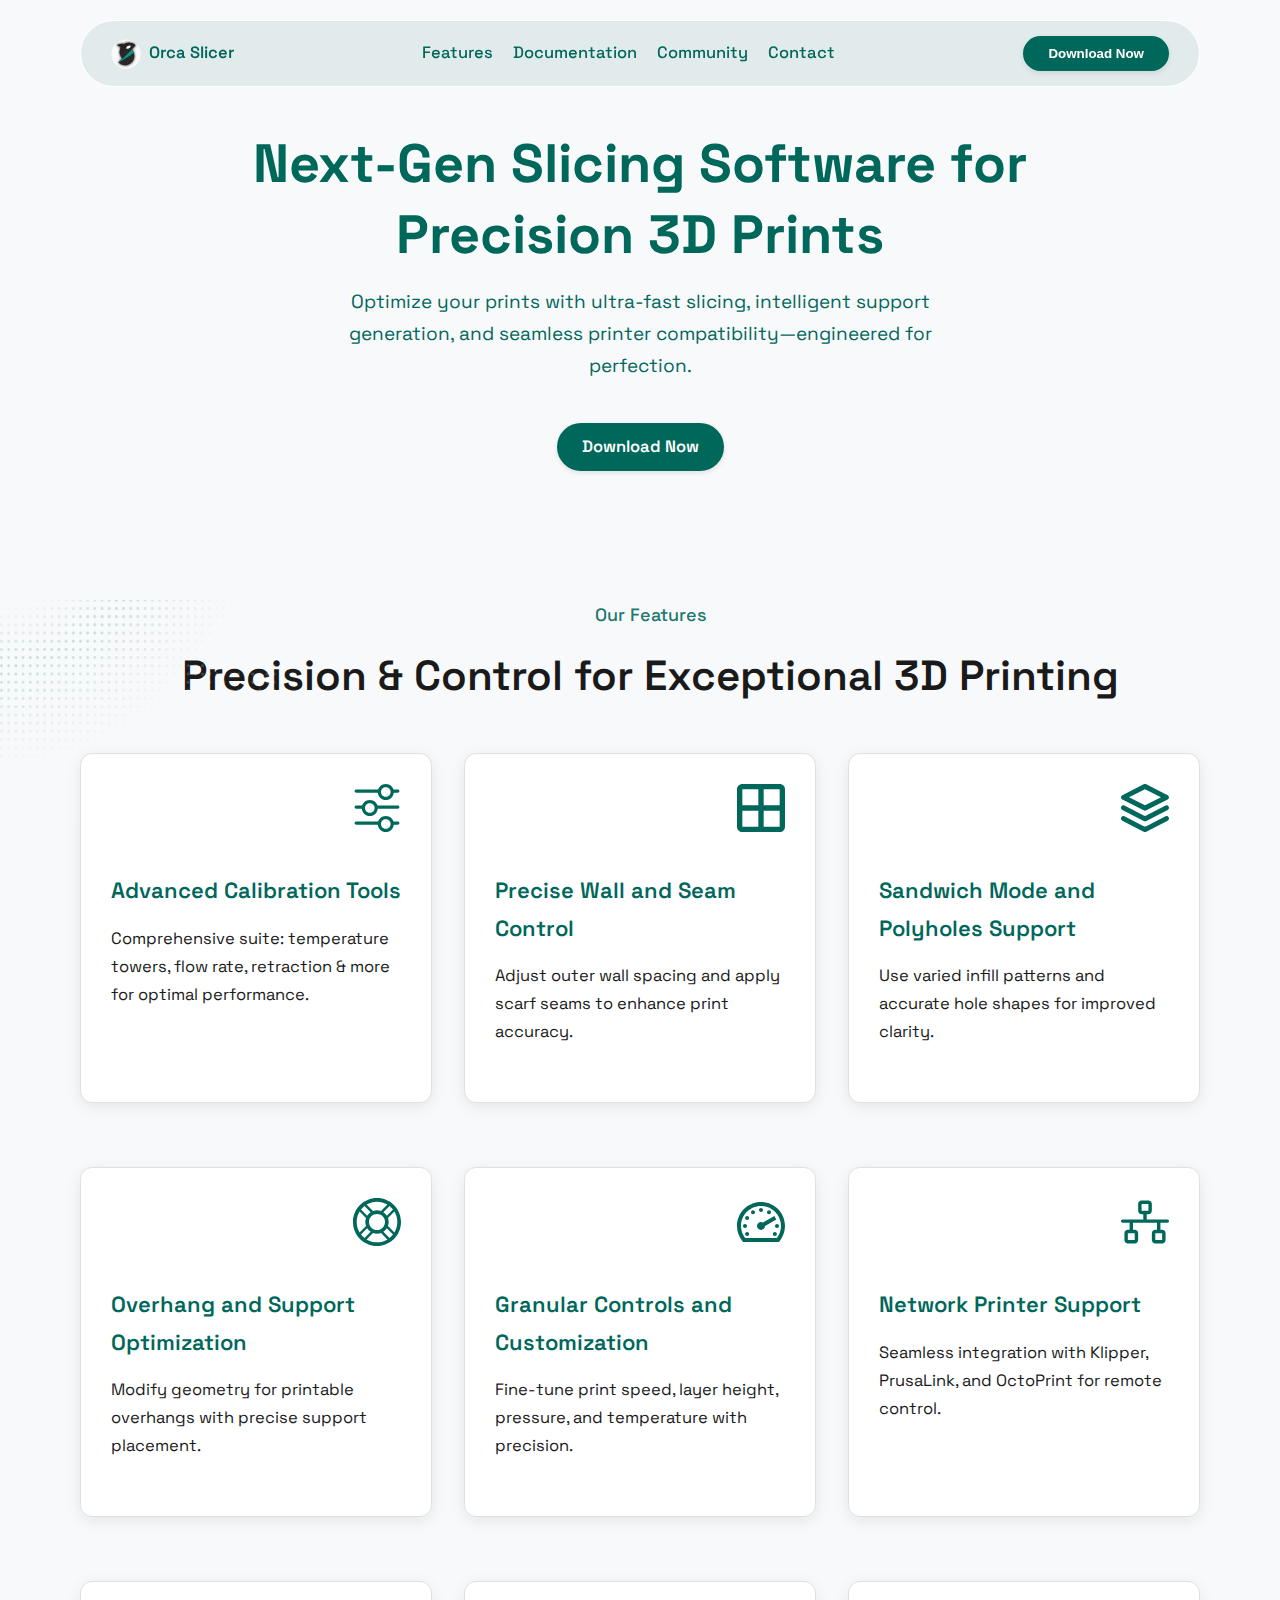
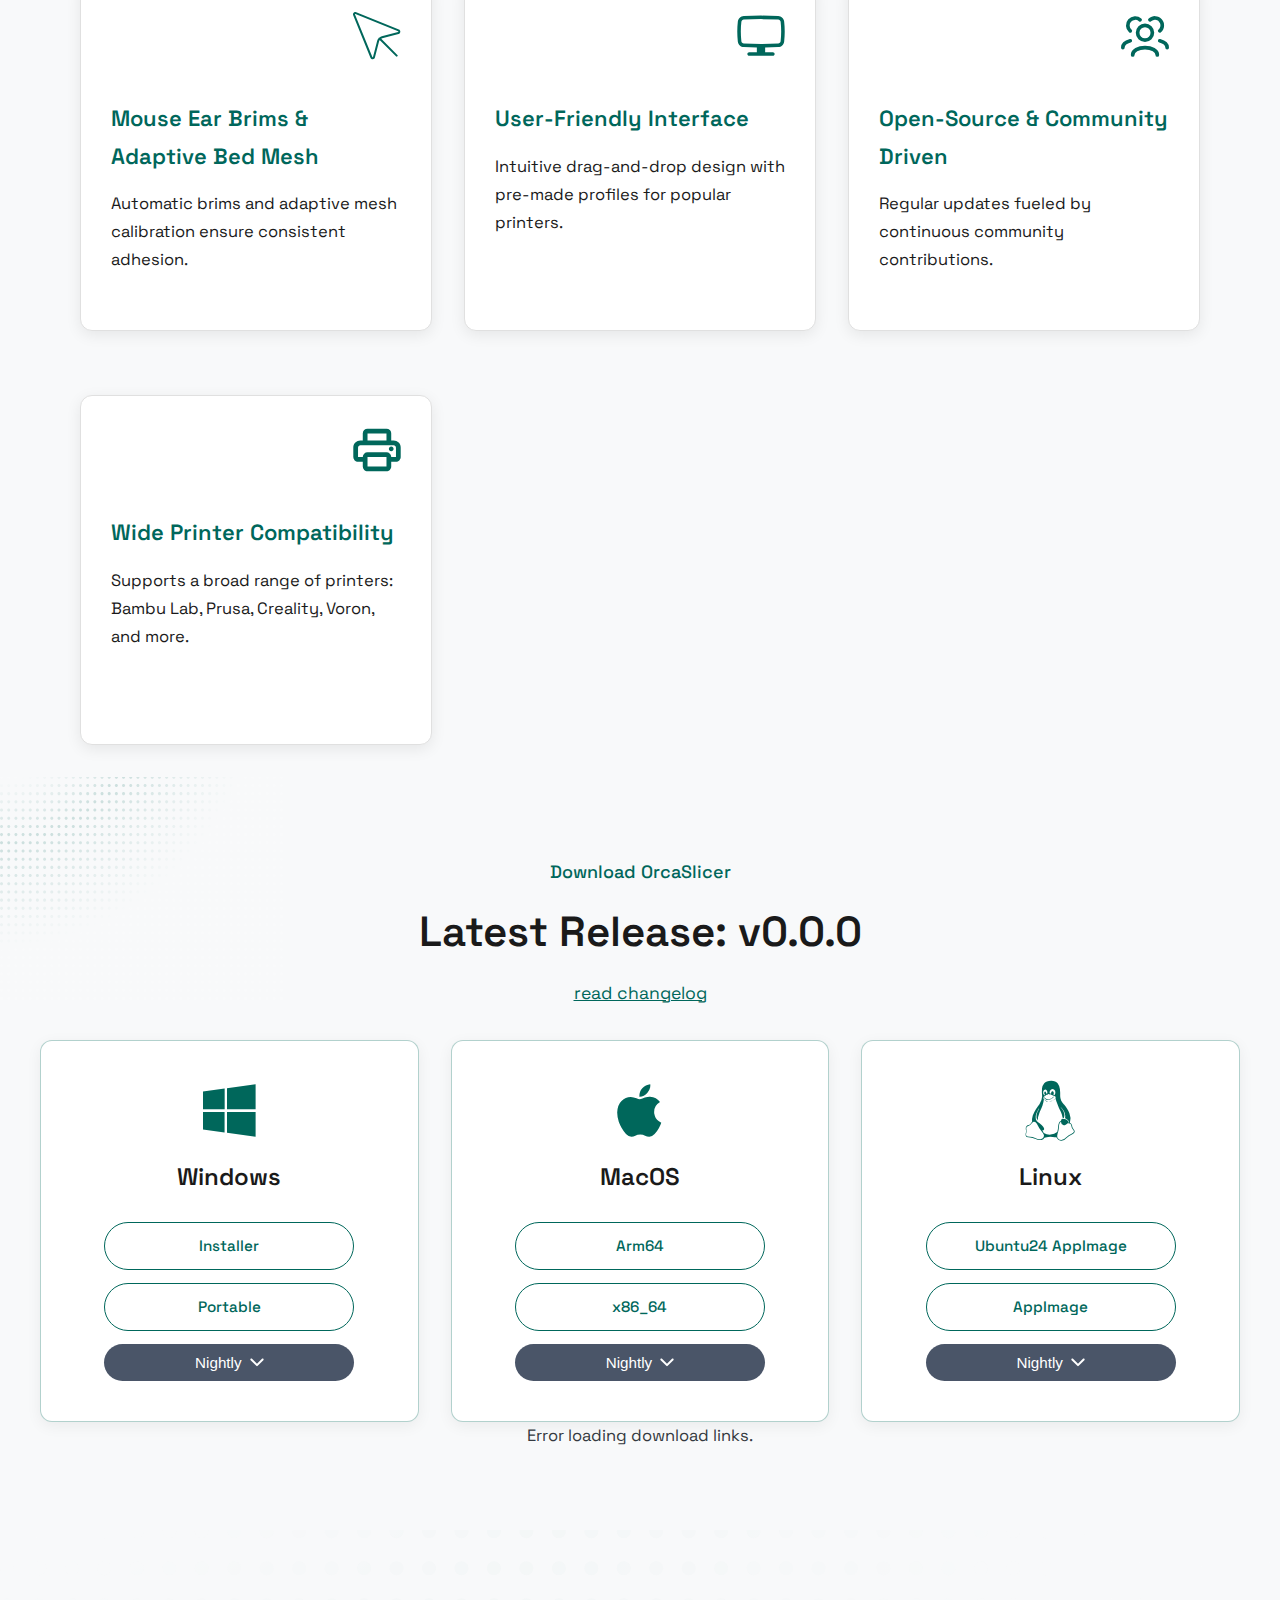
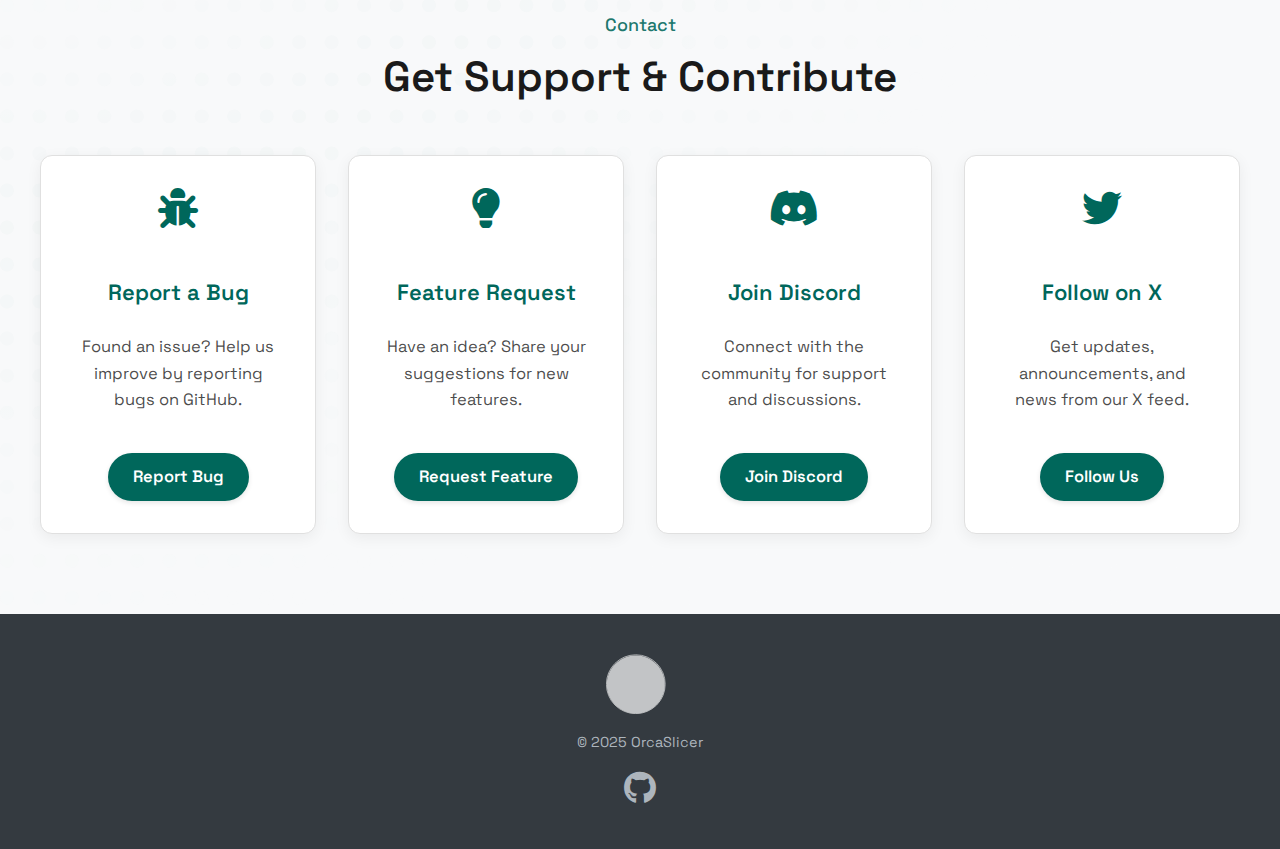
<file: index.html>
<!DOCTYPE html>
<html lang="en">
  <head>
    <meta charset="UTF-8" />
    <meta name="viewport" content="width=device-width, initial-scale=1.0" />
    <title>OrcaSlicer - Powerful 3D Printing Slicer</title>

    <!-- Meta Descriptions (Critical for SEO) -->
    <meta
      name="description"
      content="Next-gen slicing software for precision 3D prints"
    />

    <!-- Keywords (Optional but can help slightly for specific niche SEO) -->
    <meta
      name="keywords"
      content="orcaslicer, 3D printing slicer, High-accuracy slicing, Best 3D printing slicer, Open-source slicer, Precision 3D printing, Next-gen slicing software"
    />

    <!-- Author -->
    <meta name="OrcaSlicer" content="OrcaSlicer" />

    <!-- Open Graph Meta Tags (For Social Sharing) -->
    <meta
      property="og:title"
      content="OrcaSlicer|Powerful 3D Printing Slicer"
    />
    <meta
      property="og:description"
      content="Next-gen slicing software for precision 3D prints"
    />
    <meta property="og:image" content="images/OrcaSlicer_gradient_circle.svg" />
    <meta property="og:url" content="https://www.orcaslicer.com/" />
    <meta property="og:type" content="website" />

    <!-- Twitter Card Meta Tags -->
    <meta name="twitter:card" content="summary_large_image" />
    <meta
      name="twitter:title"
      content="OrcaSlicer|Powerful 3D Printing Slicer"
    />
    <meta
      name="twitter:description"
      content="Next-gen slicing software for precision 3D prints"
    />
    <meta
      name="twitter:image"
      content="images/OrcaSlicer_gradient_circle.svg"
    />

    <!-- Canonical URL -->
    <link rel="canonical" href="https://www.orcaslicer.com/" />

    <!-- Favicons -->
    <link
      rel="apple-touch-icon"
      sizes="180x180"
      href="images/favicon/apple-touch-icon.png"
    />
    <link
      rel="icon"
      type="image/png"
      sizes="32x32"
      href="images/favicon/favicon-32x32.png"
    />
    <link
      rel="icon"
      type="image/png"
      sizes="16x16"
      href="images/favicon/favicon-16x16.png"
    />
    <link rel="manifest" href="images/favicon/site.webmanifest" />
    <link
      rel="stylesheet"
      href="https://cdnjs.cloudflare.com/ajax/libs/font-awesome/6.0.0/css/all.min.css"
    />
    <link rel="stylesheet" href="style.css" />
    <link rel="preconnect" href="https://fonts.googleapis.com" />
    <link rel="preconnect" href="https://fonts.gstatic.com" crossorigin />
    <link
      href="https://fonts.googleapis.com/css2?family=Space+Grotesk:wght@300..700&display=swap"
      rel="stylesheet"
    />
  </head>
  <body>
    <div class="hero_container">
      <!-- Destop Menu -->
      <div class="navbar_container">
        <nav class="navbar">
          <div class="navbar_content">
            <div class="navbar_brand">
              <a href="/">
                <img
                  src="images/OrcaSlicer_gradient_circle.svg"
                  alt="OrcaSlicer logo"
                  style="
                    height: 30px;
                    vertical-align: middle;
                    margin-right: 0.5rem;
                  "
                />
                <span> Orca Slicer </span>
              </a>
            </div>

            <div class="navbar_links">
              <a href="#features">Features</a>
              <a
                href="https://github.com/SoftFever/OrcaSlicer/wiki"
                target="_blank"
                >Documentation</a
              >
              <a href="https://discord.gg/orcaslicer" target="_blank"
                >Community</a
              >
              <a href="#contact"> Contact </a>
            </div>

            <!-- Download Button (Desktop) -->
            <a href="#download">
              <button class="download-btn">Download Now</button>
            </a>

            <!-- Mobile Menu Button -->
            <button class="menu-btn" aria-label="Open menu">
              <svg
                width="16"
                height="11"
                viewBox="0 0 16 11"
                fill="none"
                xmlns="http://www.w3.org/2000/svg"
              >
                <path
                  d="M1.33334 10.5C1.09723 10.5 0.899447 10.42 0.740003 10.26C0.580559 10.1 0.500558 9.90222 0.500003 9.66667C0.499447 9.43111 0.579447 9.23333 0.740003 9.07333C0.900559 8.91333 1.09834 8.83333 1.33334 8.83333H14.6667C14.9028 8.83333 15.1008 8.91333 15.2608 9.07333C15.4208 9.23333 15.5006 9.43111 15.5 9.66667C15.4994 9.90222 15.4194 10.1003 15.26 10.2608C15.1006 10.4214 14.9028 10.5011 14.6667 10.5H1.33334ZM1.33334 6.33333C1.09723 6.33333 0.899447 6.25333 0.740003 6.09333C0.580559 5.93333 0.500558 5.73556 0.500003 5.5C0.499447 5.26444 0.579447 5.06667 0.740003 4.90667C0.900559 4.74667 1.09834 4.66667 1.33334 4.66667H14.6667C14.9028 4.66667 15.1008 4.74667 15.2608 4.90667C15.4208 5.06667 15.5006 5.26444 15.5 5.5C15.4994 5.73556 15.4194 5.93361 15.26 6.09417C15.1006 6.25472 14.9028 6.33444 14.6667 6.33333H1.33334ZM1.33334 2.16667C1.09723 2.16667 0.899447 2.08667 0.740003 1.92667C0.580559 1.76667 0.500558 1.56889 0.500003 1.33333C0.499447 1.09778 0.579447 0.9 0.740003 0.74C0.900559 0.58 1.09834 0.5 1.33334 0.5H14.6667C14.9028 0.5 15.1008 0.58 15.2608 0.74C15.4208 0.9 15.5006 1.09778 15.5 1.33333C15.4994 1.56889 15.4194 1.76694 15.26 1.9275C15.1006 2.08806 14.9028 2.16778 14.6667 2.16667H1.33334Z"
                  fill="#00675b"
                />
              </svg>
            </button>
          </div>
        </nav>
      </div>
      <!-- Mobile Menu -->
      <div class="mobile-menu">
        <button class="close-btn" aria-label="Close menu">
          <svg
            width="24"
            height="24"
            viewBox="0 0 24 24"
            fill="none"
            xmlns="http://www.w3.org/2000/svg"
          >
            <path
              d="M18 6L6 18"
              stroke="currentColor"
              stroke-width="2"
              stroke-linecap="round"
              stroke-linejoin="round"
            />
            <path
              d="M6 6L18 18"
              stroke="currentColor"
              stroke-width="2"
              stroke-linecap="round"
              stroke-linejoin="round"
            />
          </svg>
        </button>
        <a href="#features" class="nav-link">Features</a>
        <a
          href="https://github.com/SoftFever/OrcaSlicer/wiki"
          target="_blank"
          class="nav-link"
          >Documentation</a
        >
        <a href="https://discord.gg/orcaslicer" target="_blank" class="nav-link"
          >Community</a
        >
        <a href="#contact" class="nav-link"> Contact </a>
        <a href="#download">
          <button class="download-btn">Download Now</button>
        </a>
      </div>

      <!-- Hero Text Section -->
      <div class="hero_texts">
        <h2>Next-Gen Slicing Software for Precision 3D Prints</h2>
        <p>
          Optimize your prints with ultra-fast slicing, intelligent support
          generation, and seamless printer compatibility—engineered for
          perfection.
        </p>
        <a href="#download" class="download-btn"> Download Now </a>
      </div>

    </div>
    <section class="features" id="features">
      <img src="/images/abstract_top.svg" class="feature_abstract" />
      <div class="feature_header">
        <p>Our Features</p>
        <h5>Precision & Control for Exceptional 3D Printing</h5>
      </div>
      <div class="feature_cards">
        <div class="feature_card">
          <img src="/images/icons/1.svg" class="icon" />
          <h3>Advanced Calibration Tools</h3>
          <p>
            Comprehensive suite: temperature towers, flow rate, retraction &
            more for optimal performance.
          </p>
        </div>
        <div class="feature_card">
          <img src="/images/icons/2.svg" class="icon" />
          <h3>Precise Wall and Seam Control</h3>
          <p>
            Adjust outer wall spacing and apply scarf seams to enhance print
            accuracy.
          </p>
        </div>
        <div class="feature_card">
          <img src="/images/icons/3.svg" class="icon" />
          <h3>Sandwich Mode and Polyholes Support</h3>
          <p>
            Use varied infill patterns and accurate hole shapes for improved
            clarity.
          </p>
        </div>
        <div class="feature_card">
          <img src="/images/icons/4.svg" class="icon" />
          <h3>Overhang and Support Optimization</h3>
          <p>
            Modify geometry for printable overhangs with precise support
            placement.
          </p>
        </div>
        <div class="feature_card">
          <img src="/images/icons/5.svg" class="icon" />
          <h3>Granular Controls and Customization</h3>
          <p>
            Fine-tune print speed, layer height, pressure, and temperature with
            precision.
          </p>
        </div>
        <div class="feature_card">
          <img src="/images/icons/6.svg" class="icon" />
          <h3>Network Printer Support</h3>
          <p>
            Seamless integration with Klipper, PrusaLink, and OctoPrint for
            remote control.
          </p>
        </div>
        <div class="feature_card">
          <img src="/images/icons/7.svg" class="icon" />
          <h3>Mouse Ear Brims & Adaptive Bed Mesh</h3>
          <p>
            Automatic brims and adaptive mesh calibration ensure consistent
            adhesion.
          </p>
        </div>
        <div class="feature_card">
          <img src="/images/icons/8.svg" class="icon" />
          <h3>User-Friendly Interface</h3>
          <p>
            Intuitive drag-and-drop design with pre-made profiles for popular
            printers.
          </p>
        </div>
        <div class="feature_card">
          <img src="/images/icons/9.svg" class="icon" />
          <h3>Open-Source & Community Driven</h3>
          <p>Regular updates fueled by continuous community contributions.</p>
        </div>
        <div class="feature_card">
          <img src="/images/icons/10.svg" class="icon" />
          <h3>Wide Printer Compatibility</h3>
          <p>
            Supports a broad range of printers: Bambu Lab, Prusa, Creality,
            Voron, and more.
          </p>
        </div>
      </div>
    </section>
    <section class="download-section" id="download">
      <img src="/images/abstract_top.svg" class="download_abstract" />
      <div class="download_header">
        <h2>Download OrcaSlicer</h2>
        <div class="version-info">
          <p>Latest Release: <span class="version-number">v0.0.0</span></p>
          <a
            href="https://github.com/SoftFever/OrcaSlicer/releases"
            target="_blank"
            class="changelog-link"
            >read changelog</a
          >
        </div>
        <div class="platform-cards">
          <div class="platform-card" id="windowsDownloads">
            <div class="platform-icon">
              <i class="fab fa-windows fa-3x"></i>
              <h3>Windows</h3>
            </div>
            <div class="download-buttons">
              <a href="#" class="download-option">Installer</a>
              <a href="#" class="download-option">Portable</a>
              <div class="nightly-dropdown">
                <button class="nightly-toggle">
                  Nightly
                  <svg
                    width="14"
                    height="9"
                    viewBox="0 0 14 9"
                    fill="none"
                    xmlns="http://www.w3.org/2000/svg"
                  >
                    <path
                      d="M0.636048 0.793031C0.823576 0.60556 1.07788 0.500244 1.34305 0.500244C1.60821 0.500244 1.86252 0.60556 2.05005 0.793031L7.00005 5.74303L11.95 0.793031C12.1387 0.610873 12.3913 0.510078 12.6535 0.512356C12.9156 0.514635 13.1665 0.619804 13.3519 0.805212C13.5373 0.99062 13.6424 1.24143 13.6447 1.50363C13.647 1.76583 13.5462 2.01843 13.364 2.20703L7.70705 7.86403C7.51952 8.0515 7.26521 8.15682 7.00005 8.15682C6.73488 8.15682 6.48058 8.0515 6.29305 7.86403L0.636048 2.20703C0.448577 2.0195 0.343262 1.76519 0.343262 1.50003C0.343262 1.23487 0.448577 0.980558 0.636048 0.793031Z"
                      fill="white"
                    />
                  </svg>
                </button>
                <div class="nightly-content">
                  <!-- Nightly build links will be populated here -->
                </div>
              </div>
            </div>
          </div>

          <div class="platform-card" id="macosDownloads">
            <div class="platform-icon">
              <i class="fab fa-apple fa-3x"></i>
              <h3>MacOS</h3>
            </div>
            <div class="download-buttons">
              <a href="#" class="download-option">Arm64</a>
              <a href="#" class="download-option">x86_64</a>
              <div class="nightly-dropdown">
                <button class="nightly-toggle">
                  Nightly
                  <svg
                    width="14"
                    height="9"
                    viewBox="0 0 14 9"
                    fill="none"
                    xmlns="http://www.w3.org/2000/svg"
                  >
                    <path
                      d="M0.636048 0.793031C0.823576 0.60556 1.07788 0.500244 1.34305 0.500244C1.60821 0.500244 1.86252 0.60556 2.05005 0.793031L7.00005 5.74303L11.95 0.793031C12.1387 0.610873 12.3913 0.510078 12.6535 0.512356C12.9156 0.514635 13.1665 0.619804 13.3519 0.805212C13.5373 0.99062 13.6424 1.24143 13.6447 1.50363C13.647 1.76583 13.5462 2.01843 13.364 2.20703L7.70705 7.86403C7.51952 8.0515 7.26521 8.15682 7.00005 8.15682C6.73488 8.15682 6.48058 8.0515 6.29305 7.86403L0.636048 2.20703C0.448577 2.0195 0.343262 1.76519 0.343262 1.50003C0.343262 1.23487 0.448577 0.980558 0.636048 0.793031Z"
                      fill="white"
                    />
                  </svg>
                </button>
                <div class="nightly-content">
                  <!-- Nightly build links will be populated here -->
                </div>
              </div>
            </div>
          </div>

          <div class="platform-card" id="linuxDownloads">
            <div class="platform-icon">
              <i class="fab fa-linux fa-3x"></i>
              <h3>Linux</h3>
            </div>
            <div class="download-buttons">
              <a href="#" class="download-option">Ubuntu24 AppImage</a>
              <a href="#" class="download-option">AppImage</a>
              <div class="nightly-dropdown">
                <button class="nightly-toggle">
                  Nightly
                  <svg
                    width="14"
                    height="9"
                    viewBox="0 0 14 9"
                    fill="none"
                    xmlns="http://www.w3.org/2000/svg"
                  >
                    <path
                      d="M0.636048 0.793031C0.823576 0.60556 1.07788 0.500244 1.34305 0.500244C1.60821 0.500244 1.86252 0.60556 2.05005 0.793031L7.00005 5.74303L11.95 0.793031C12.1387 0.610873 12.3913 0.510078 12.6535 0.512356C12.9156 0.514635 13.1665 0.619804 13.3519 0.805212C13.5373 0.99062 13.6424 1.24143 13.6447 1.50363C13.647 1.76583 13.5462 2.01843 13.364 2.20703L7.70705 7.86403C7.51952 8.0515 7.26521 8.15682 7.00005 8.15682C6.73488 8.15682 6.48058 8.0515 6.29305 7.86403L0.636048 2.20703C0.448577 2.0195 0.343262 1.76519 0.343262 1.50003C0.343262 1.23487 0.448577 0.980558 0.636048 0.793031Z"
                      fill="white"
                    />
                  </svg>
                </button>
                <div class="nightly-content">
                  <!-- Nightly build links will be populated here -->
                </div>
              </div>
            </div>
          </div>
        </div>
      </div>
    </section>

    <!-- <section class="download-section" id="download">
      <img src="/images/abstract_top.svg" class="download_abstract" />
      <div class="download_header">
        <p>Download OrcaSlicer</p>
        <div class="platform-cards">
          <div class="platform-card" id="windowsDownloads">
            <i class="fab fa-windows fa-3x"></i>
            <h3>Windows</h3>
            <p class="version">Version</p>
            <ul></ul>
          </div>
          <div class="platform-card" id="macosDownloads">
            <i class="fab fa-apple fa-3x"></i>
            <h3>macOS</h3>
            <p class="version">Version</p>
            <ul></ul>
          </div>
          <div class="platform-card" id="linuxDownloads">
            <i class="fab fa-linux fa-3x"></i>
            <h3>Linux</h3>
            <p class="version">Version</p>
            <ul></ul>
          </div>
        </div>
      </div>
    </section> -->
    <section class="contact" id="contact">
      <img src="/images/abstract_top.svg" class="contact_abstract" />
      <div class="contact_header">
        <p>Contact</p>
        <h5>Get Support & Contribute</h5>
      </div>
      <div class="contact_cards">
        <div class="contact_card">
          <i class="fas fa-bug fa-5x"></i>
          <h3>Report a Bug</h3>
          <p>Found an issue? Help us improve by reporting bugs on GitHub.</p>
          <a
            href="https://github.com/SoftFever/OrcaSlicer/issues/new?template=bug_report.yml"
            target="_blank"
            class="contact-btn"
            >Report Bug</a
          >
        </div>
        <div class="contact_card">
          <i class="fas fa-lightbulb fa-5x"></i>
          <h3>Feature Request</h3>
          <p>Have an idea? Share your suggestions for new features.</p>
          <a
            href="https://github.com/SoftFever/OrcaSlicer/issues/new?template=feature_request.yml"
            target="_blank"
            class="contact-btn"
            >Request Feature</a
          >
        </div>
        <div class="contact_card">
          <i class="fab fa-discord fa-5x"></i>
          <h3>Join Discord</h3>
          <p>Connect with the community for support and discussions.</p>
          <a
            href="https://discord.gg/orcaslicer"
            target="_blank"
            class="contact-btn"
            >Join Discord</a
          >
        </div>
        <div class="contact_card">
          <i class="fab fa-twitter fa-5x"></i>
          <h3>Follow on X</h3>
          <p>Get updates, announcements, and news from our X feed.</p>
          <a href="https://x.com/real_OrcaSlicer" target="_blank" class="contact-btn">Follow Us</a>
        </div>
      </div>
    </section>
    <footer class="footer">
      <a href="/">
        <img
          src="images/orcaslicer_logo.svg"
          alt="OrcaSlicer logo"
          style="height: 60px; vertical-align: middle; margin-right: 0.5rem"
        />
      </a>
      <p>&copy; 2025 OrcaSlicer</p>
      <div style="margin-top: 1rem">
        <a
          href="https://github.com/SoftFever/OrcaSlicer"
          target="_blank"
          style="color: white; margin: 0 1rem"
        >
          <i class="fab fa-github fa-2x"></i>
        </a>
      </div>
    </footer>

    <script>
      document.addEventListener("DOMContentLoaded", function () {
        const menuBtn = document.querySelector(".menu-btn");
        const closeBtn = document.querySelector(".close-btn");
        const mobileMenu = document.querySelector(".mobile-menu");
        const navLinks = document.querySelectorAll(".mobile-menu .nav-link");

        // Open mobile menu
        menuBtn.addEventListener("click", function () {
          mobileMenu.classList.add("active");
          document.body.style.overflow = "hidden"; // Prevent scrolling when menu is open
        });

        // Close mobile menu
        closeBtn.addEventListener("click", function () {
          mobileMenu.classList.remove("active");
          document.body.style.overflow = ""; // Re-enable scrolling
        });

        // Close menu when clicking on a link
        navLinks.forEach((link) => {
          link.addEventListener("click", function () {
            mobileMenu.classList.remove("active");
            document.body.style.overflow = "";
          });
        });

        // Close menu when clicking outside
        document.addEventListener("click", function (event) {
          if (
            mobileMenu.classList.contains("active") &&
            !mobileMenu.contains(event.target) &&
            !menuBtn.contains(event.target)
          ) {
            mobileMenu.classList.remove("active");
            document.body.style.overflow = "";
          }
        });

        // Handle resize events - reset mobile menu state when switching to desktop
        window.addEventListener("resize", function () {
          if (
            window.innerWidth > 768 &&
            mobileMenu.classList.contains("active")
          ) {
            mobileMenu.classList.remove("active");
            document.body.style.overflow = "";
          }
        });
      });

      const downloadLinks = {
        windows: {
          stable: { installer: null, portable: null },
          nightly: [],
        },
        macos: {
          stable: { arm64: null, x86_64: null },
          nightly: [],
        },
        linux: {
          stable: { ubuntu24: null, appimage: null },
          nightly: [],
        },
      };

      // Function to group assets by platform and type
      function groupAssetsByOS(assets, isNightly = false) {
        assets.forEach((asset) => {
          const name = asset.name.toLowerCase();

          if (name.endsWith(".exe") || name.includes("win")) {
            if (isNightly) {
              downloadLinks.windows.nightly.push(asset);
            } else {
              if (name.includes("portable")) {
                downloadLinks.windows.stable.portable = asset;
              } else {
                downloadLinks.windows.stable.installer = asset;
              }
            }
          } else if (name.endsWith(".dmg") || name.includes("mac")) {
            if (isNightly) {
              downloadLinks.macos.nightly.push(asset);
            } else {
              if (name.includes("arm64")) {
                downloadLinks.macos.stable.arm64 = asset;
              } else {
                downloadLinks.macos.stable.x86_64 = asset;
              }
            }
          } else if (name.endsWith(".appimage") || name.includes("linux")) {
            if (isNightly) {
              downloadLinks.linux.nightly.push(asset);
            } else {
              if (name.includes("ubuntu24")) {
                downloadLinks.linux.stable.ubuntu24 = asset;
              } else {
                downloadLinks.linux.stable.appimage = asset;
              }
            }
          }
        });
      }

      async function fetchDownloadLinks() {
        try {
          // Fetch latest release
          const latestResponse = await fetch(
            "https://api.github.com/repos/SoftFever/OrcaSlicer/releases/latest"
          );
          const latestData = await latestResponse.json();

          // Fetch nightly builds
          const nightlyResponse = await fetch(
            "https://api.github.com/repos/SoftFever/OrcaSlicer/releases/tags/nightly-builds"
          );
          const nightlyData = await nightlyResponse.json();

          // Get the release version and date
          const releaseVersion = latestData.tag_name || latestData.name || "";
          const releaseDate = new Date(
            latestData.published_at
          ).toLocaleDateString("en-US", {
            year: "numeric",
            month: "short",
            day: "numeric",
          });

          // Update version info
          document.querySelector(".version-number").textContent =
            releaseVersion;

          // Group assets
          groupAssetsByOS(latestData.assets, false);
          groupAssetsByOS(nightlyData.assets, true);

          // Update stable download links
          updateStableDownloadLinks();

          // Update nightly build dropdowns
          updateNightlyDropdowns();
        } catch (error) {
          console.error("Error fetching release data:", error);
          document.getElementById("download").innerHTML +=
            "<p>Error loading download links.</p>";
        }
      }

      function updateStableDownloadLinks() {
        // Windows
        if (downloadLinks.windows.stable.installer) {
          document.querySelector(
            "#windowsDownloads .download-buttons a:nth-child(1)"
          ).href = downloadLinks.windows.stable.installer.browser_download_url;
        }
        if (downloadLinks.windows.stable.portable) {
          document.querySelector(
            "#windowsDownloads .download-buttons a:nth-child(2)"
          ).href = downloadLinks.windows.stable.portable.browser_download_url;
        }

        // MacOS
        if (downloadLinks.macos.stable.arm64) {
          document.querySelector(
            "#macosDownloads .download-buttons a:nth-child(1)"
          ).href = downloadLinks.macos.stable.arm64.browser_download_url;
        }
        if (downloadLinks.macos.stable.x86_64) {
          document.querySelector(
            "#macosDownloads .download-buttons a:nth-child(2)"
          ).href = downloadLinks.macos.stable.x86_64.browser_download_url;
        }

        // Linux
        if (downloadLinks.linux.stable.ubuntu24) {
          document.querySelector(
            "#linuxDownloads .download-buttons a:nth-child(1)"
          ).href = downloadLinks.linux.stable.ubuntu24.browser_download_url;
        }
        if (downloadLinks.linux.stable.appimage) {
          document.querySelector(
            "#linuxDownloads .download-buttons a:nth-child(2)"
          ).href = downloadLinks.linux.stable.appimage.browser_download_url;
        }
      }

      function updateNightlyDropdowns() {
        const platforms = ["windows", "macos", "linux"];

        platforms.forEach((platform) => {
          const nightlyContent = document.querySelector(
            `#${platform}Downloads .nightly-content`
          );
          nightlyContent.innerHTML = ""; // Clear existing content

          downloadLinks[platform].nightly.forEach((asset) => {
            const link = document.createElement("a");
            link.href = asset.browser_download_url;
            link.textContent = asset.name;
            link.className = "nightly-link";
            link.target = "_blank";
            nightlyContent.appendChild(link);
          });
        });
      }

      // Handle nightly dropdown toggles
      document.addEventListener("DOMContentLoaded", function () {
        const nightlyToggles = document.querySelectorAll(".nightly-toggle");

        nightlyToggles.forEach((toggle) => {
          toggle.addEventListener("click", function (e) {
            e.stopPropagation();
            const content = this.nextElementSibling;
            // Close all other dropdowns
            document
              .querySelectorAll(".nightly-content")
              .forEach((dropdown) => {
                if (dropdown !== content) {
                  dropdown.classList.remove("active");
                }
              });
            content.classList.toggle("active");
          });
        });

        // Close nightly dropdowns when clicking outside
        document.addEventListener("click", function (event) {
          if (!event.target.closest(".nightly-dropdown")) {
            document.querySelectorAll(".nightly-content").forEach((content) => {
              content.classList.remove("active");
            });
          }
        });

        // Initialize download links
        fetchDownloadLinks();
      });

      // Smooth scrolling for anchor links
      document.querySelectorAll('a[href^="#"]').forEach((anchor) => {
        anchor.addEventListener("click", function (e) {
          const targetId = this.getAttribute("href");
          // Only handle anchor links (starting with #)
          if (targetId.startsWith("#")) {
            e.preventDefault();
            const targetElement = document.querySelector(targetId);
            if (targetElement) {
              targetElement.scrollIntoView({
                behavior: "smooth",
              });
            }
          }
        });
      });
    </script>
  </body>
</html>
</file>
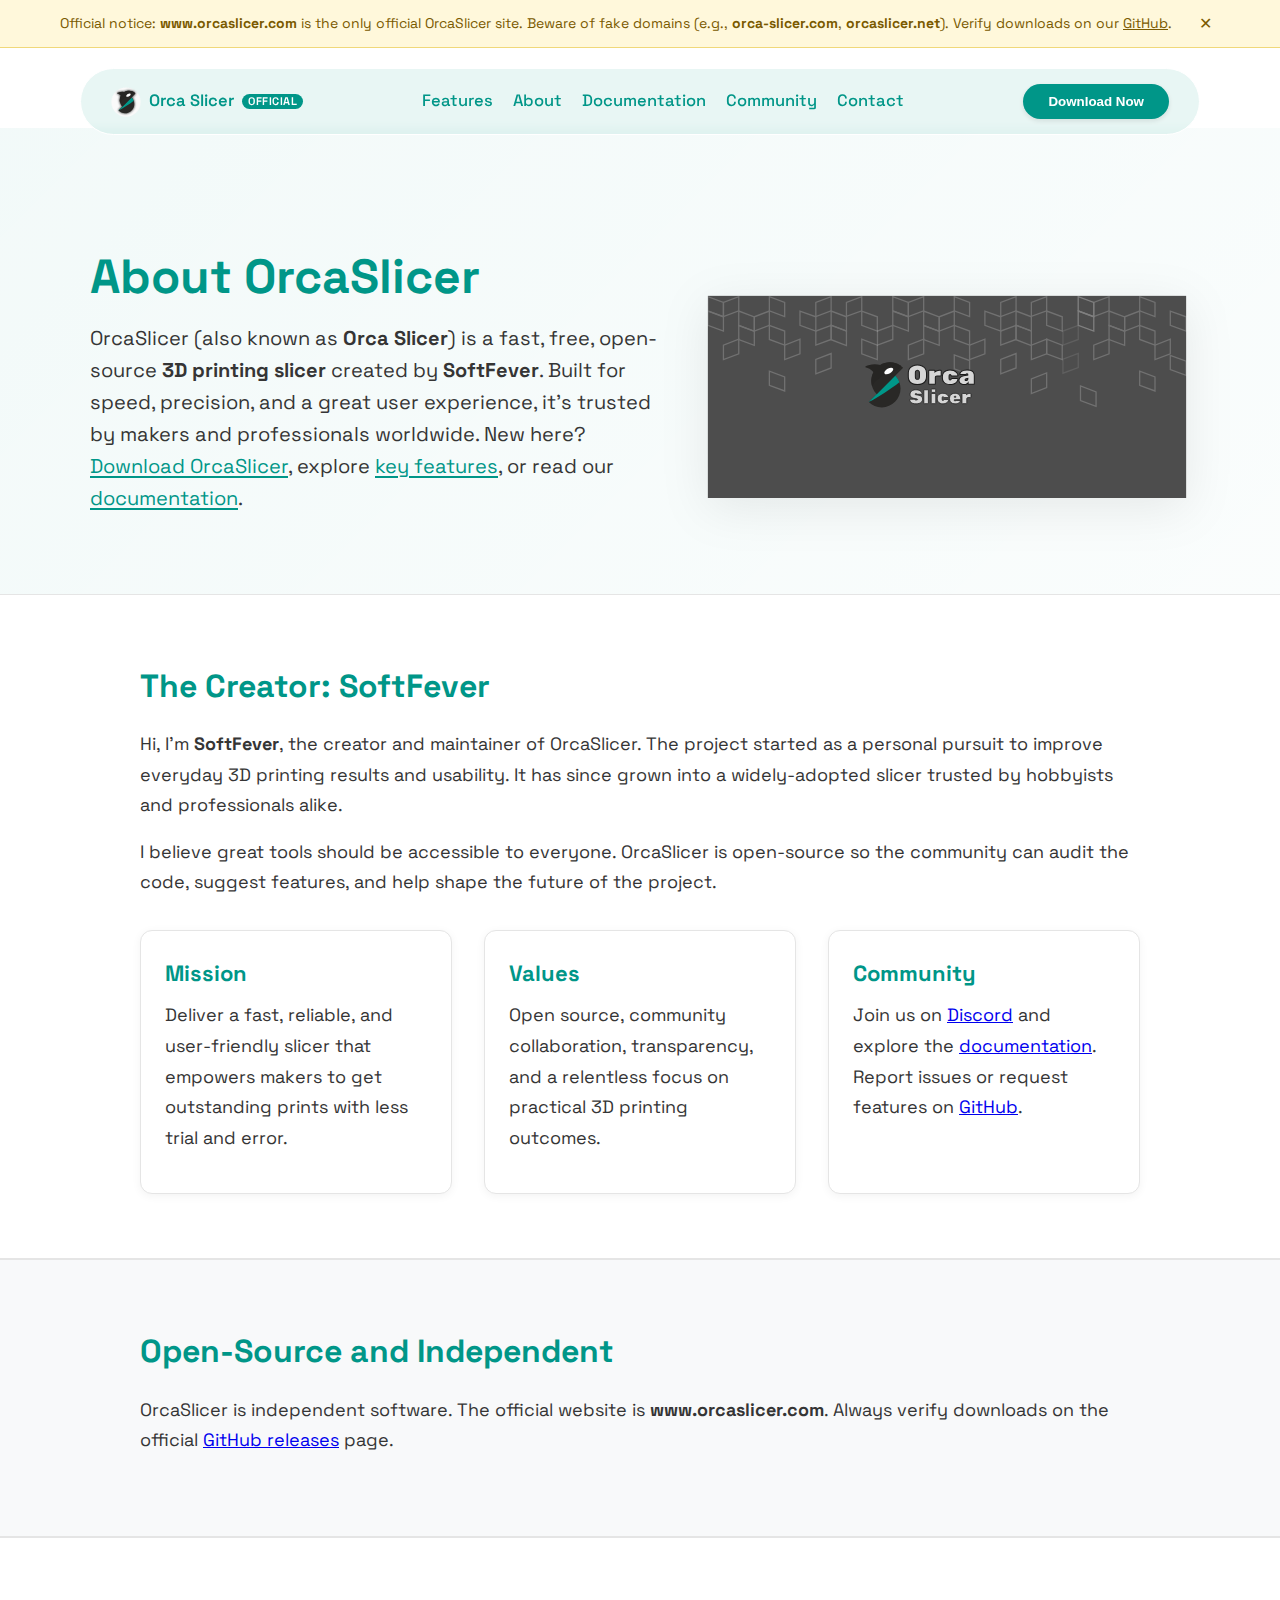
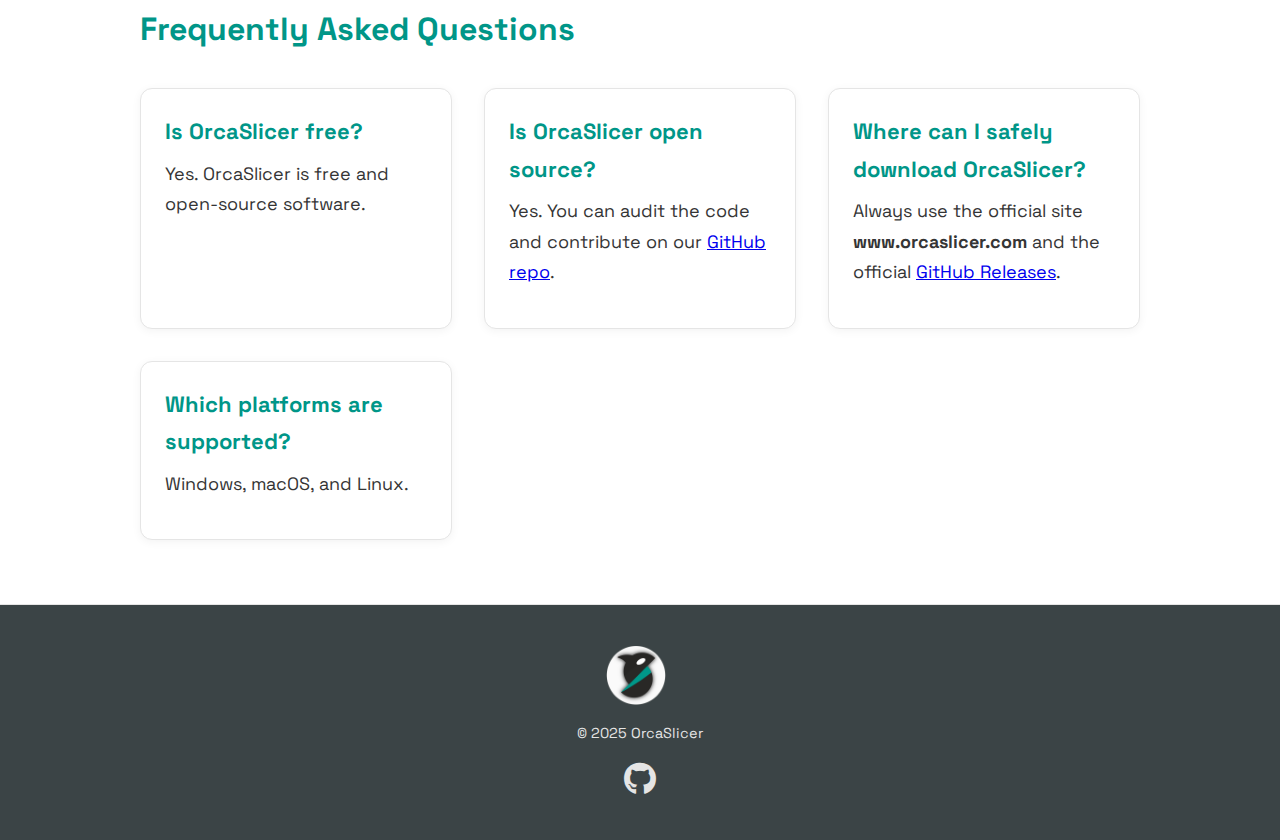
<file: about/index.html>
<!DOCTYPE html>
<html lang="en">
  <head>
    <meta charset="UTF-8" />
    <meta name="viewport" content="width=device-width, initial-scale=1.0" />
    <title>About OrcaSlicer — Free, Open-Source 3D Printing Slicer by SoftFever</title>

    <!-- Meta Descriptions (Critical for SEO) -->
    <meta
      name="description"
      content="OrcaSlicer is a fast, free, open-source 3D printing slicer by SoftFever. Learn our mission, values, and how to verify the official OrcaSlicer site and downloads."
    />

    <!-- Author -->
    <meta name="author" content="OrcaSlicer" />

    <!-- Open Graph Meta Tags -->
    <meta property="og:title" content="About OrcaSlicer — Created by SoftFever" />
    <meta
      property="og:description"
      content="Learn about OrcaSlicer, the open-source 3D printing slicer, and its creator SoftFever. Mission, values, and community."
    />
    <meta property="og:image" content="https://www.orcaslicer.com/images/OrcaSlicer_logo.png" />
    <meta property="og:image:secure_url" content="https://www.orcaslicer.com/images/OrcaSlicer_logo.png" />
    <meta property="og:image:type" content="image/png" />
    <meta property="og:image:width" content="1200" />
    <meta property="og:image:height" content="630" />
    <meta property="og:image:alt" content="OrcaSlicer official logo" />
    <meta property="og:url" content="https://www.orcaslicer.com/about" />
    <meta property="og:type" content="website" />
    <meta property="og:site_name" content="OrcaSlicer" />
    <meta property="og:locale" content="en_US" />
    <meta property="og:updated_time" content="2025-10-12T20:00:00+08:00" />

    <!-- Twitter Card Meta Tags -->
    <meta name="twitter:card" content="summary_large_image" />
    <meta name="twitter:title" content="About OrcaSlicer — Created by SoftFever" />
    <meta
      name="twitter:description"
      content="Learn about OrcaSlicer (Orca Slicer), its mission, and its creator SoftFever."
    />
    <meta name="twitter:image" content="https://www.orcaslicer.com/images/OrcaSlicer_logo.png" />
    <meta name="twitter:image:alt" content="OrcaSlicer official logo" />
    <meta name="twitter:site" content="@real_OrcaSlicer" />
    <meta name="twitter:creator" content="@real_OrcaSlicer" />
    <meta name="robots" content="index, follow, max-image-preview:large" />

    <!-- Identity links -->
    <link rel="me" href="https://github.com/SoftFever/OrcaSlicer" />
    <link rel="me" href="https://x.com/real_OrcaSlicer" />

    <!-- Canonical URL -->
    <link rel="canonical" href="https://www.orcaslicer.com/about" />
    <link rel="alternate" hreflang="en" href="https://www.orcaslicer.com/about" />
    <link rel="alternate" hreflang="x-default" href="https://www.orcaslicer.com/about" />
    <meta name="theme-color" content="#009688" />

    <!-- Favicons -->
    <link rel="apple-touch-icon" sizes="180x180" href="/images/favicon/apple-touch-icon.png" />
    <link rel="icon" type="image/png" sizes="32x32" href="/images/favicon/favicon-32x32.png" />
    <link rel="icon" type="image/png" sizes="16x16" href="/images/favicon/favicon-16x16.png" />
    <link rel="manifest" href="/images/favicon/site.webmanifest" />
    <link rel="stylesheet" href="https://cdnjs.cloudflare.com/ajax/libs/font-awesome/6.0.0/css/all.min.css" />
    <link rel="stylesheet" href="/css-dist/style.min.css?v=2025-10-11-1" />
    <style>
      /* Fallback to ensure banner/nav layout applies even if an older CSS is cached */
      .top-warning-banner { position: fixed; top: 0; left: 0; width: 100%; z-index: 1001; }
      .navbar_container { top: var(--banner-height, 0); }
      body { padding-top: var(--banner-height, 0); }

      /* About page specific styles */
      .about-hero {
        background: linear-gradient(135deg, rgba(0, 150, 136, 0.05) 0%, rgba(0, 150, 136, 0.02) 100%);
        padding: 120px 2rem 3rem 2rem;
        text-align: center;
        margin-top: 80px;
      }
      .about-hero-content {
        display: grid;
        grid-template-columns: 1.2fr 1fr;
        align-items: center;
        gap: 2rem;
        max-width: 1100px;
        margin: 0 auto;
        text-align: left;
      }
      .about-copy a {
        color: var(--primary-color);
        text-decoration: underline;
        text-decoration-thickness: 2px;
        text-underline-offset: 3px;
      }
      .about-illustration img {
        width: 100%;
        height: auto;
        max-width: 480px;
        display: block;
        margin: 0 auto;
        filter: drop-shadow(0 10px 24px rgba(0, 0, 0, 0.08));
      }
      .about-hero h1 {
        font-size: 48px;
        font-weight: 700;
        color: var(--primary-color);
        margin-bottom: 1rem;
        line-height: 1.2;
      }
      .about-hero p {
        font-size: 20px;
        color: var(--text-color);
        max-width: 900px;
        margin: 0 auto 2rem auto;
        line-height: 1.6;
      }
      .about-section {
        padding: 4rem 2rem;
        background: var(--secondary-color);
        border-top: 1px solid var(--subtle-gray);
        border-bottom: 1px solid var(--subtle-gray);
      }
      .about-container {
        max-width: 1000px;
        margin: 0 auto;
      }
      .about-container h2 {
        color: var(--primary-color);
        font-size: 32px;
        font-weight: 700;
        margin-bottom: 1rem;
      }
      .about-container p {
        color: var(--text-color);
        font-size: 18px;
        line-height: 1.7;
        margin-bottom: 1rem;
      }
      .about-grid {
        display: grid;
        grid-template-columns: repeat(auto-fit, minmax(280px, 1fr));
        gap: 2rem;
        margin-top: 2rem;
      }
      .about-card {
        background: var(--secondary-color);
        border: 1px solid var(--subtle-gray);
        border-radius: 12px;
        padding: 1.5rem;
        box-shadow: 0 2px 10px rgba(0, 0, 0, 0.05);
        transition: transform 0.2s ease, box-shadow 0.2s ease, border-color 0.2s ease;
      }
      .about-card:hover {
        transform: translateY(-3px);
        box-shadow: 0 8px 24px rgba(0, 0, 0, 0.08);
        border-color: rgba(0, 150, 136, 0.35);
      }
      .about-card h3 {
        color: var(--primary-color);
        font-size: 22px;
        margin-bottom: 0.5rem;
      }
      .about-meta {
        color: var(--muted-text-color);
        font-size: 14px;
      }
      @media (max-width: 768px) {
        .about-hero { padding: 100px 1.5rem 2rem 1.5rem; }
        .about-hero h1 { font-size: 32px; }
        .about-hero p { font-size: 18px; }
      }
      @media (max-width: 900px) {
        .about-hero-content { grid-template-columns: 1fr; text-align: left; }
        .about-illustration img { max-width: 360px; }
      }
    </style>
    <link rel="preconnect" href="https://fonts.googleapis.com" />
    <link rel="preconnect" href="https://fonts.gstatic.com" crossorigin />
    <link href="https://fonts.googleapis.com/css2?family=Space+Grotesk:wght@300..700&display=swap" rel="stylesheet" />

    <!-- Structured Data: Organization -->
    <script type="application/ld+json">
    {
      "@context": "https://schema.org",
      "@type": "Organization",
      "name": "OrcaSlicer",
      "url": "https://www.orcaslicer.com/",
      "logo": "https://www.orcaslicer.com/images/orcaslicer_logo.svg",
      "sameAs": [
        "https://github.com/SoftFever/OrcaSlicer",
        "https://x.com/real_OrcaSlicer",
        "https://discord.gg/P4VE9UY9gJ"
      ],
      "alternateName": "Orca Slicer"
    }
    </script>

    <!-- Structured Data: SoftwareApplication -->
    <script type="application/ld+json">
    {
      "@context": "https://schema.org",
      "@type": "SoftwareApplication",
      "name": "OrcaSlicer",
      "alternateName": "Orca Slicer",
      "applicationCategory": "DesktopApplication",
      "operatingSystem": "Windows, macOS, Linux",
      "url": "https://www.orcaslicer.com/",
      "downloadUrl": "https://www.orcaslicer.com/download",
      "screenshot": "https://www.orcaslicer.com/images/OrcaSlicer_logo.png",
      "softwareHelp": "https://github.com/SoftFever/OrcaSlicer/wiki",
      "isAccessibleForFree": true,
      "offers": { "@type": "Offer", "price": "0", "priceCurrency": "USD" },
      "publisher": {
        "@type": "Organization",
        "name": "OrcaSlicer",
        "url": "https://www.orcaslicer.com/"
      },
      "sameAs": [
        "https://github.com/SoftFever/OrcaSlicer",
        "https://x.com/real_OrcaSlicer",
        "https://discord.gg/P4VE9UY9gJ"
      ]
    }
    </script>

    <!-- Structured Data: Person -->
    <script type="application/ld+json">
    {
      "@context": "https://schema.org",
      "@type": "Person",
      "name": "SoftFever",
      "url": "https://www.orcaslicer.com/about",
      "sameAs": [
        "https://github.com/SoftFever",
        "https://x.com/real_OrcaSlicer"
      ],
      "jobTitle": "Creator & Maintainer of OrcaSlicer",
      "worksFor": { "@type": "Organization", "name": "OrcaSlicer" }
    }
    </script>

    <!-- Structured Data: AboutPage -->
    <script type="application/ld+json">
    {
      "@context": "https://schema.org",
      "@type": "AboutPage",
      "name": "About OrcaSlicer",
      "url": "https://www.orcaslicer.com/about",
      "isPartOf": {
        "@type": "WebSite",
        "name": "OrcaSlicer",
        "url": "https://www.orcaslicer.com/"
      },
      "primaryImageOfPage": "https://www.orcaslicer.com/images/OrcaSlicer_logo.png",
      "description": "About OrcaSlicer (Orca Slicer), its creator SoftFever, and the mission of the project."
    }
    </script>

    <!-- Structured Data: BreadcrumbList -->
    <script type="application/ld+json">
    {
      "@context": "https://schema.org",
      "@type": "BreadcrumbList",
      "itemListElement": [
        { "@type": "ListItem", "position": 1, "name": "Home", "item": "https://www.orcaslicer.com/" },
        { "@type": "ListItem", "position": 2, "name": "About", "item": "https://www.orcaslicer.com/about" }
      ]
    }
    </script>

    <!-- Structured Data: FAQPage -->
    <script type="application/ld+json">
    {
      "@context":"https://schema.org",
      "@type":"FAQPage",
      "mainEntity":[
        {
          "@type":"Question",
          "name":"Is OrcaSlicer free?",
          "acceptedAnswer":{"@type":"Answer","text":"Yes. OrcaSlicer is free and open-source software."}
        },
        {
          "@type":"Question",
          "name":"Is OrcaSlicer open source?",
          "acceptedAnswer":{"@type":"Answer","text":"Yes. You can audit the code and contribute on our GitHub repository."}
        },
        {
          "@type":"Question",
          "name":"Where can I safely download OrcaSlicer?",
          "acceptedAnswer":{"@type":"Answer","text":"Use the official website (www.orcaslicer.com) and the official GitHub Releases page."}
        },
        {
          "@type":"Question",
          "name":"Which platforms are supported?",
          "acceptedAnswer":{"@type":"Answer","text":"Windows, macOS, and Linux."}
        }
      ]
    }
    </script>
  </head>
  <body>
    <!-- Top Warning Banner -->
    <div id="official-warning-banner" class="top-warning-banner" role="status" aria-live="polite">
      <div class="banner-content">
        <span>
          Official notice: <strong>www.orcaslicer.com</strong> is the only official OrcaSlicer site.
          Beware of fake domains (e.g., <strong>orca-slicer.com</strong>, <strong>orcaslicer.net</strong>). Verify downloads on our
          <a href="https://github.com/SoftFever/OrcaSlicer/releases/latest" target="_blank" rel="noopener noreferrer">GitHub</a>.
        </span>
        <button class="dismiss-btn" aria-label="Dismiss official notice" title="Dismiss">✕</button>
      </div>
    </div>

    <!-- Desktop Menu -->
    <div class="navbar_container">
      <nav class="navbar">
        <div class="navbar_content">
          <div class="navbar_brand">
            <a href="/">
              <img
                src="/images/OrcaSlicer_gradient_circle.svg"
                alt="OrcaSlicer logo"
                style="height: 30px; vertical-align: middle; margin-right: 0.5rem;"
                loading="lazy"
              />
              <span> Orca Slicer </span><span class="official-badge" aria-label="Official website">Official</span>
            </a>
          </div>

          <div class="navbar_links">
            <a href="/#features">Features</a>
            <a href="/about">About</a>
            <a href="https://github.com/SoftFever/OrcaSlicer/wiki" target="_blank" rel="noopener noreferrer">Documentation</a>
            <a href="https://discord.gg/P4VE9UY9gJ" target="_blank" rel="noopener noreferrer">Community</a>
            <a href="/contact"> Contact </a>
          </div>

          <!-- Download Button (Desktop) -->
          <a href="/download">
            <button class="download-btn">Download Now</button>
          </a>

          <!-- Mobile Menu Button -->
          <button class="menu-btn" aria-label="Open menu">
            <svg width="16" height="11" viewBox="0 0 16 11" fill="none" xmlns="http://www.w3.org/2000/svg">
              <path
                d="M1.33334 10.5C1.09723 10.5 0.899447 10.42 0.740003 10.26C0.580559 10.1 0.500558 9.90222 0.500003 9.66667C0.499447 9.43111 0.579447 9.23333 0.740003 9.07333C0.900559 8.91333 1.09834 8.83333 1.33334 8.83333H14.6667C14.9028 8.83333 15.1008 8.91333 15.2608 9.07333C15.4208 9.23333 15.5006 9.43111 15.5 9.66667C15.4994 9.90222 15.4194 10.1003 15.26 10.2608C15.1006 10.4214 14.9028 10.5011 14.6667 10.5H1.33334ZM1.33334 6.33333C1.09723 6.33333 0.899447 6.25333 0.740003 6.09333C0.580559 5.93333 0.500558 5.73556 0.500003 5.5C0.499447 5.26444 0.579447 5.06667 0.740003 4.90667C0.900559 4.74667 1.09834 4.66667 1.33334 4.66667H14.6667C14.9028 4.66667 15.1008 4.74667 15.2608 4.90667C15.4208 5.06667 15.5006 5.26444 15.5 5.5C15.4994 5.73556 15.4194 5.93361 15.26 6.09417C15.1006 6.25472 14.9028 6.33444 14.6667 6.33333H1.33334ZM1.33334 2.16667C1.09723 2.16667 0.899447 2.08667 0.740003 1.92667C0.580559 1.76667 0.500558 1.56889 0.500003 1.33333C0.499447 1.09778 0.579447 0.9 0.740003 0.74C0.900559 0.58 1.09834 0.5 1.33334 0.5H14.6667C14.9028 0.5 15.1008 0.58 15.2608 0.74C15.4208 0.9 15.5006 1.09778 15.5 1.33333C15.4994 1.56889 15.4194 1.76694 15.26 1.9275C15.1006 2.08806 14.9028 2.16778 14.6667 2.16667H1.33334Z"
                fill="#009688"
              />
            </svg>
          </button>
        </div>
      </nav>
    </div>

    <!-- Mobile Menu -->
    <div class="mobile-menu">
      <button class="close-btn" aria-label="Close menu">
        <svg width="24" height="24" viewBox="0 0 24 24" fill="none" xmlns="http://www.w3.org/2000/svg">
          <path d="M18 6L6 18" stroke="currentColor" stroke-width="2" stroke-linecap="round" stroke-linejoin="round" />
          <path d="M6 6L18 18" stroke="currentColor" stroke-width="2" stroke-linecap="round" stroke-linejoin="round" />
        </svg>
      </button>
      <a href="/#features" class="nav-link">Features</a>
      <a href="/about" class="nav-link">About</a>
      <a
          href="https://github.com/SoftFever/OrcaSlicer/wiki"
          target="_blank" rel="noopener noreferrer"
          class="nav-link"
          >Documentation</a
        >
      <a href="https://discord.gg/P4VE9UY9gJ" target="_blank" rel="noopener noreferrer" class="nav-link"
        >Community</a
      >
      <a href="/contact" class="nav-link"> Contact </a>
      <a href="/download">
        <button class="download-btn">Download Now</button>
      </a>
    </div>

    <main id="main-content">
      <!-- Hero -->
      <section class="about-hero">
        <div class="about-hero-content">
          <div class="about-copy">
            <h1>About OrcaSlicer</h1>
            <p>
              OrcaSlicer (also known as <strong>Orca Slicer</strong>) is a fast, free, open-source <strong>3D printing slicer</strong> created by <strong>SoftFever</strong>.
              Built for speed, precision, and a great user experience, it’s trusted by makers and professionals worldwide.
              New here? <a href="/download">Download OrcaSlicer</a>, explore <a href="/#features">key features</a>,
              or read our <a href="https://github.com/SoftFever/OrcaSlicer/wiki" target="_blank" rel="noopener noreferrer">documentation</a>.
            </p>
          </div>
          <div class="about-illustration">
            <img src="/images/OrcaSlicer_about.svg" alt="About OrcaSlicer illustration" loading="lazy" />
          </div>
        </div>
      </section>

      <!-- About Sections -->
      <section class="about-section">
        <div class="about-container">
          <h2>The Creator: SoftFever</h2>
          <p>
            Hi, I’m <strong>SoftFever</strong>, the creator and maintainer of OrcaSlicer. The project started as a
            personal pursuit to improve everyday 3D printing results and usability. It has since grown into a
            widely-adopted slicer trusted by hobbyists and professionals alike.
          </p>
          <p>
            I believe great tools should be accessible to everyone. OrcaSlicer is open-source so the community can
            audit the code, suggest features, and help shape the future of the project.
          </p>

          <div class="about-grid">
            <div class="about-card">
              <h3>Mission</h3>
              <p>
                Deliver a fast, reliable, and user-friendly slicer that empowers makers to get outstanding prints
                with less trial and error.
              </p>
            </div>
            <div class="about-card">
              <h3>Values</h3>
              <p>
                Open source, community collaboration, transparency, and a relentless focus on practical 3D printing
                outcomes.
              </p>
            </div>
            <div class="about-card">
              <h3>Community</h3>
              <p>
                Join us on <a href="https://discord.gg/P4VE9UY9gJ" target="_blank" rel="noopener noreferrer">Discord</a> and
                explore the <a href="https://github.com/SoftFever/OrcaSlicer/wiki" target="_blank" rel="noopener noreferrer">documentation</a>.
                Report issues or request features on <a href="https://github.com/SoftFever/OrcaSlicer" target="_blank" rel="noopener noreferrer">GitHub</a>.
              </p>
            </div>
          </div>
        </div>
      </section>

      <section class="about-section" style="background: var(--light-bg);">
        <div class="about-container">
          <h2>Open-Source and Independent</h2>
          <p>
            OrcaSlicer is independent software. The official website is <strong>www.orcaslicer.com</strong>. Always verify downloads
            on the official <a href="https://github.com/SoftFever/OrcaSlicer/releases/latest" target="_blank" rel="noopener noreferrer">GitHub releases</a> page.
          </p>
        </div>
      </section>

      <!-- FAQ -->
      <section class="about-section" id="faq">
        <div class="about-container">
          <h2>Frequently Asked Questions</h2>
          <div class="about-grid">
            <div class="about-card">
              <h3>Is OrcaSlicer free?</h3>
              <p>Yes. OrcaSlicer is free and open-source software.</p>
            </div>
            <div class="about-card">
              <h3>Is OrcaSlicer open source?</h3>
              <p>Yes. You can audit the code and contribute on our <a href="https://github.com/SoftFever/OrcaSlicer" target="_blank" rel="noopener noreferrer">GitHub repo</a>.</p>
            </div>
            <div class="about-card">
              <h3>Where can I safely download OrcaSlicer?</h3>
              <p>Always use the official site <strong>www.orcaslicer.com</strong> and the official <a href="https://github.com/SoftFever/OrcaSlicer/releases/latest" target="_blank" rel="noopener noreferrer">GitHub Releases</a>.</p>
            </div>
            <div class="about-card">
              <h3>Which platforms are supported?</h3>
              <p>Windows, macOS, and Linux.</p>
            </div>
          </div>
        </div>
      </section>
    </main>

    <!-- Footer -->
    <footer class="footer">
      <a href="/">
        <img src="/images/OrcaSlicer_logo.png" alt="OrcaSlicer logo" style="height: 60px; vertical-align: middle; margin-right: 0.5rem" loading="lazy" />
      </a>
      <p>&copy; 2025 OrcaSlicer</p>
      <div style="margin-top: 1rem">
        <a href="https://github.com/SoftFever/OrcaSlicer" target="_blank" rel="noopener noreferrer" class="footer-link">
          <i class="fab fa-github fa-2x"></i>
        </a>
      </div>
    </footer>

    <script>
      // Ensure layout accounts for dynamic banner height
      (function () {
        function setBannerOffset() {
          try {
            var banner = document.getElementById("official-warning-banner");
            var height = banner && banner.style.display !== "none" ? banner.offsetHeight : 0;
            document.documentElement.style.setProperty("--banner-height", height + "px");
          } catch (e) {}
        }
        setBannerOffset();
        window.addEventListener("resize", setBannerOffset);
        if (document.fonts && document.fonts.ready) {
          document.fonts.ready.then(setBannerOffset);
        }
        var b = document.getElementById("official-warning-banner");
        if (b && "ResizeObserver" in window) {
          var ro = new ResizeObserver(setBannerOffset);
          ro.observe(b);
        }
      })();

      document.addEventListener("DOMContentLoaded", function () {
        // Top banner dismiss logic with persistence
        try {
          const banner = document.getElementById("official-warning-banner");
          const dismissBtn = banner ? banner.querySelector(".dismiss-btn") : null;
          const storageKey = "officialWarningBannerDismissed";
          if (banner) {
            const dismissed = localStorage.getItem(storageKey) === "true";
            if (dismissed) {
              banner.style.display = "none";
              document.documentElement.style.setProperty("--banner-height", "0px");
            }
            if (dismissBtn) {
              dismissBtn.addEventListener("click", function () {
                banner.style.display = "none";
                localStorage.setItem(storageKey, "true");
                document.documentElement.style.setProperty("--banner-height", "0px");
              });
            }
          }
        } catch (e) {}

        const menuBtn = document.querySelector(".menu-btn");
        const closeBtn = document.querySelector(".close-btn");
        const mobileMenu = document.querySelector(".mobile-menu");
        const navLinks = document.querySelectorAll(".mobile-menu .nav-link");

        // Open mobile menu
        menuBtn.addEventListener("click", function () {
          mobileMenu.classList.add("active");
          document.body.style.overflow = "hidden";
        });

        // Close mobile menu
        closeBtn.addEventListener("click", function () {
          mobileMenu.classList.remove("active");
          document.body.style.overflow = "";
        });

        // Close menu when clicking on a link
        navLinks.forEach((link) => {
          link.addEventListener("click", function () {
            mobileMenu.classList.remove("active");
            document.body.style.overflow = "";
          });
        });

        // Close menu when clicking outside
        document.addEventListener("click", function (event) {
          if (
            mobileMenu.classList.contains("active") &&
            !mobileMenu.contains(event.target) &&
            !menuBtn.contains(event.target)
          ) {
            mobileMenu.classList.remove("active");
            document.body.style.overflow = "";
          }
        });

        // Handle resize events
        window.addEventListener("resize", function () {
          if (
            window.innerWidth > 768 &&
            mobileMenu.classList.contains("active")
          ) {
            mobileMenu.classList.remove("active");
            document.body.style.overflow = "";
          }
        });
      });

      // Smooth scrolling for anchor links
      document.querySelectorAll('a[href^="#"]').forEach((anchor) => {
        anchor.addEventListener("click", function (e) {
          const targetId = this.getAttribute("href");
          if (targetId.startsWith("#")) {
            e.preventDefault();
            const targetElement = document.querySelector(targetId);
            if (targetElement) {
              targetElement.scrollIntoView({ behavior: "smooth" });
            }
          }
        });
      });
    </script>
  </body>
</html>
</file>
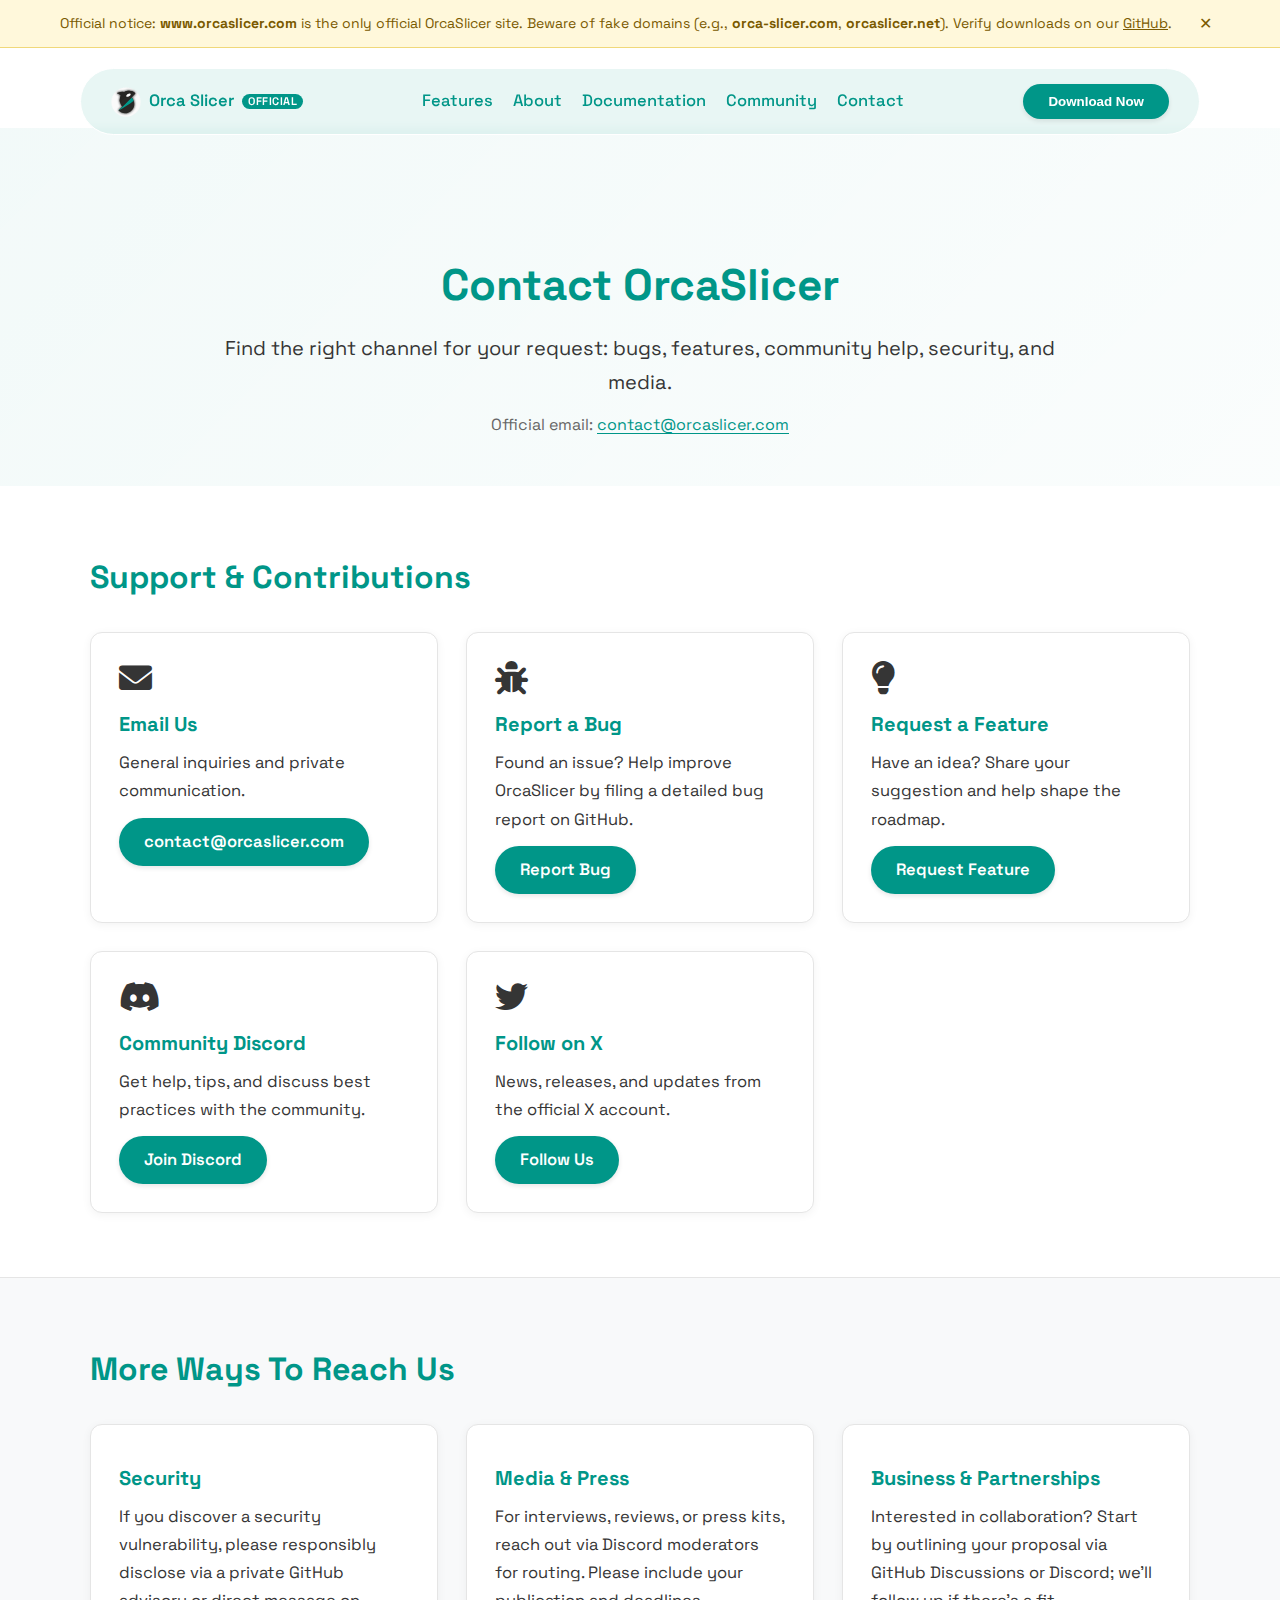
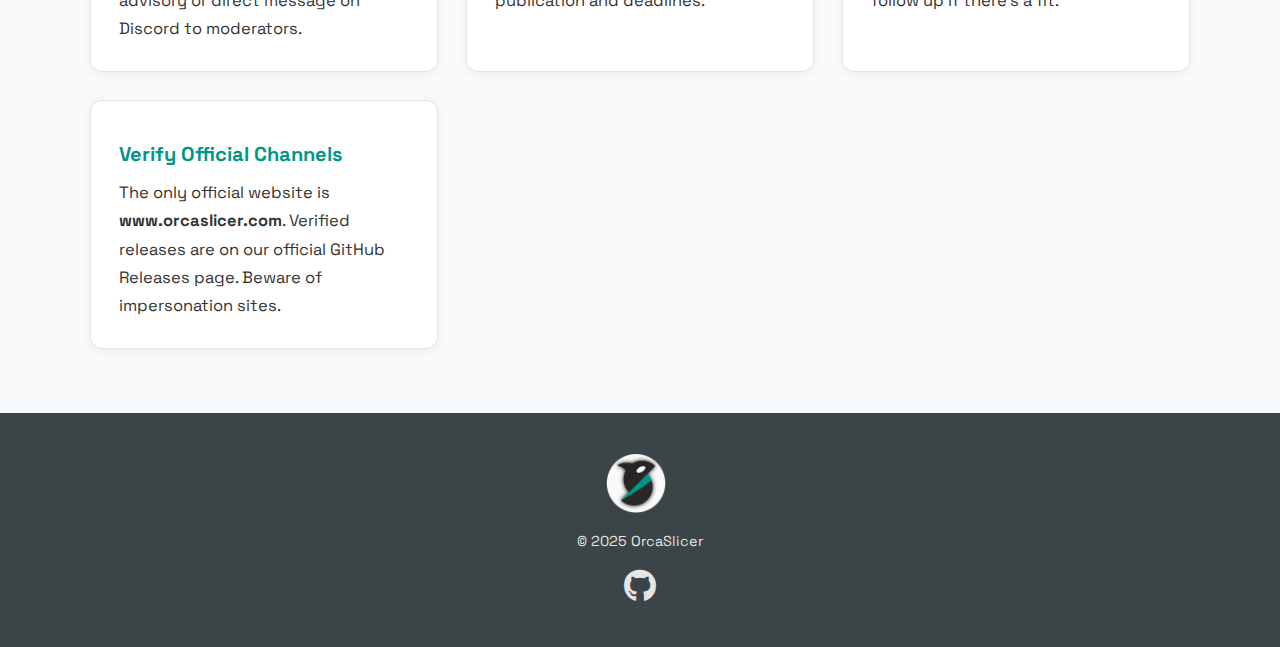
<file: contact/index.html>
<!DOCTYPE html>
<html lang="en">
  <head>
    <meta charset="UTF-8" />
    <meta name="viewport" content="width=device-width, initial-scale=1.0" />
    <title>Contact OrcaSlicer — Support, Media, Contributions</title>

    <!-- Meta Descriptions (SEO) -->
    <meta
      name="description"
      content="Contact OrcaSlicer (Orca Slicer) for support, media inquiries, and contributions. Find links for bugs, features, Discord, and official channels."
    />
    <meta name="author" content="OrcaSlicer" />
    <meta name="robots" content="index, follow, max-image-preview:large" />

    <!-- Open Graph -->
    <meta property="og:title" content="Contact OrcaSlicer — Support, Media, Contributions" />
    <meta property="og:description" content="Get help, request features, join Discord, or reach out for media inquiries." />
    <meta property="og:image" content="https://www.orcaslicer.com/images/OrcaSlicer_logo.png" />
    <meta property="og:url" content="https://www.orcaslicer.com/contact" />
    <meta property="og:type" content="website" />
    <meta property="og:site_name" content="OrcaSlicer" />

    <!-- Twitter Card -->
    <meta name="twitter:card" content="summary_large_image" />
    <meta name="twitter:title" content="Contact OrcaSlicer — Support, Media, Contributions" />
    <meta name="twitter:description" content="Get help, request features, join Discord, or reach out for media inquiries." />
    <meta name="twitter:image" content="https://www.orcaslicer.com/images/OrcaSlicer_logo.png" />
    <meta name="twitter:site" content="@real_OrcaSlicer" />

    <!-- Canonical -->
    <link rel="canonical" href="https://www.orcaslicer.com/contact" />
    <link rel="alternate" hreflang="en" href="https://www.orcaslicer.com/contact" />
    <link rel="alternate" hreflang="x-default" href="https://www.orcaslicer.com/contact" />
    <meta name="theme-color" content="#009688" />

    <!-- Favicons -->
    <link rel="apple-touch-icon" sizes="180x180" href="/images/favicon/apple-touch-icon.png" />
    <link rel="icon" type="image/png" sizes="32x32" href="/images/favicon/favicon-32x32.png" />
    <link rel="icon" type="image/png" sizes="16x16" href="/images/favicon/favicon-16x16.png" />
    <link rel="manifest" href="/images/favicon/site.webmanifest" />
    <link rel="stylesheet" href="https://cdnjs.cloudflare.com/ajax/libs/font-awesome/6.0.0/css/all.min.css" />
    <link rel="stylesheet" href="/css-dist/style.min.css?v=2025-10-11-1" />
    <style>
      .top-warning-banner { position: fixed; top: 0; left: 0; width: 100%; z-index: 1001; }
      .navbar_container { top: var(--banner-height, 0); }
      body { padding-top: var(--banner-height, 0); }

      .contact-hero { background: linear-gradient(135deg, rgba(0,150,136,.05), rgba(0,150,136,.02)); padding: 120px 2rem 3rem; text-align: center; margin-top: 80px; }
      .contact-hero h1 { font-size: 44px; color: var(--primary-color); margin-bottom: .5rem; }
      .contact-hero p { font-size: 20px; color: var(--text-color); max-width: 860px; margin: 0 auto; }

      .contact-section { padding: 4rem 2rem; background: var(--secondary-color); }
      .contact-container { max-width: 1100px; margin: 0 auto; }
      .contact-container h2 { color: var(--primary-color); font-size: 32px; margin-bottom: 1rem; }
      .contact-grid { display: grid; grid-template-columns: repeat(auto-fit, minmax(300px, 1fr)); gap: 1.75rem; margin-top: 1.75rem; }
      .contact-card { background: var(--secondary-color); border: 1px solid var(--subtle-gray); border-radius: 12px; padding: 1.75rem; box-shadow: 0 2px 10px rgba(0,0,0,.05); transition: transform .2s ease, box-shadow .2s ease, border-color .2s ease; }
      .contact-card h3 { color: var(--primary-color); font-size: 20px; margin: .5rem 0; }
      .contact-card p { color: var(--text-color); line-height: 1.7; }
      .contact-card a.contact-btn { display: inline-block; margin-top: .75rem; }
      .contact-card:hover { transform: translateY(-3px); box-shadow: 0 8px 24px rgba(0,0,0,.08); border-color: rgba(0,150,136,.35); }

      .contact-faq { padding: 4rem 2rem; background: var(--light-bg); border-top: 1px solid var(--subtle-gray); }
      @media (max-width: 768px) { .contact-hero { padding: 100px 1.5rem 2rem; } .contact-hero h1 { font-size: 32px; } .contact-hero p { font-size: 18px; } }
    </style>
    <link rel="preconnect" href="https://fonts.googleapis.com" />
    <link rel="preconnect" href="https://fonts.gstatic.com" crossorigin />
    <link href="https://fonts.googleapis.com/css2?family=Space+Grotesk:wght@300..700&display=swap" rel="stylesheet" />

    <!-- Structured Data: Organization -->
    <script type="application/ld+json">
    {
      "@context":"https://schema.org",
      "@type":"Organization",
      "name":"OrcaSlicer",
      "url":"https://www.orcaslicer.com/",
      "logo":"https://www.orcaslicer.com/images/orcaslicer_logo.svg",
      "sameAs":["https://github.com/SoftFever/OrcaSlicer","https://x.com/real_OrcaSlicer","https://discord.gg/P4VE9UY9gJ"],
      "contactPoint": [{
        "@type": "ContactPoint",
        "contactType": "customer support",
        "email": "contact@orcaslicer.com",
        "availableLanguage": ["en"]
      }]
    }
    </script>

    <!-- Structured Data: ContactPage -->
    <script type="application/ld+json">
    {
      "@context":"https://schema.org",
      "@type":"ContactPage",
      "name":"Contact OrcaSlicer",
      "url":"https://www.orcaslicer.com/contact",
      "description":"How to contact OrcaSlicer for support, features, and media",
      "isPartOf": { "@type":"WebSite", "name":"OrcaSlicer", "url":"https://www.orcaslicer.com/" },
      "primaryImageOfPage":"https://www.orcaslicer.com/images/OrcaSlicer_logo.png"
    }
    </script>

    <!-- Structured Data: BreadcrumbList -->
    <script type="application/ld+json">
    {
      "@context":"https://schema.org",
      "@type":"BreadcrumbList",
      "itemListElement":[
        {"@type":"ListItem","position":1,"name":"Home","item":"https://www.orcaslicer.com/"},
        {"@type":"ListItem","position":2,"name":"Contact","item":"https://www.orcaslicer.com/contact"}
      ]
    }
    </script>

    <!-- Structured Data: FAQPage -->
    <script type="application/ld+json">
    {
      "@context":"https://schema.org",
      "@type":"FAQPage",
      "mainEntity":[
        {"@type":"Question","name":"How do I report a bug?","acceptedAnswer":{"@type":"Answer","text":"Open a bug report on our GitHub issue tracker using the Bug template."}},
        {"@type":"Question","name":"Where can I request a feature?","acceptedAnswer":{"@type":"Answer","text":"Use the Feature Request template on our GitHub issues page."}},
        {"@type":"Question","name":"Is there a community chat?","acceptedAnswer":{"@type":"Answer","text":"Yes, join our Discord server for help and discussion."}},
        {"@type":"Question","name":"Are there official social channels?","acceptedAnswer":{"@type":"Answer","text":"Yes, follow our official X (Twitter) account and GitHub organization."}}
      ]
    }
    </script>
  </head>
  <body>
    <!-- Top Warning Banner -->
    <div id="official-warning-banner" class="top-warning-banner" role="status" aria-live="polite">
      <div class="banner-content">
        <span>
          Official notice: <strong>www.orcaslicer.com</strong> is the only official OrcaSlicer site.
          Beware of fake domains (e.g., <strong>orca-slicer.com</strong>, <strong>orcaslicer.net</strong>). Verify downloads on our
          <a href="https://github.com/SoftFever/OrcaSlicer/releases/latest" target="_blank" rel="noopener noreferrer">GitHub</a>.
        </span>
        <button class="dismiss-btn" aria-label="Dismiss official notice" title="Dismiss">✕</button>
      </div>
    </div>

    <!-- Desktop Menu -->
    <div class="navbar_container">
      <nav class="navbar">
        <div class="navbar_content">
          <div class="navbar_brand">
            <a href="/">
              <img src="/images/OrcaSlicer_gradient_circle.svg" alt="OrcaSlicer logo" style="height: 30px; vertical-align: middle; margin-right: .5rem" />
              <span> Orca Slicer </span><span class="official-badge" aria-label="Official website">Official</span>
            </a>
          </div>
          <div class="navbar_links">
            <a href="/#features">Features</a>
            <a href="/about">About</a>
            <a href="https://github.com/SoftFever/OrcaSlicer/wiki" target="_blank" rel="noopener noreferrer">Documentation</a>
            <a href="https://discord.gg/P4VE9UY9gJ" target="_blank" rel="noopener noreferrer">Community</a>
            <a href="/contact"> Contact </a>
          </div>
          <a href="/download"><button class="download-btn">Download Now</button></a>
          <button class="menu-btn" aria-label="Open menu">
            <svg width="16" height="11" viewBox="0 0 16 11" fill="none" xmlns="http://www.w3.org/2000/svg"><path d="M1.33334 10.5C1.09723 10.5 0.899447 10.42 0.740003 10.26C0.580559 10.1 0.500558 9.90222 0.500003 9.66667C0.499447 9.43111 0.579447 9.23333 0.740003 9.07333C0.900559 8.91333 1.09834 8.83333 1.33334 8.83333H14.6667C14.9028 8.83333 15.1008 8.91333 15.2608 9.07333C15.4208 9.23333 15.5006 9.43111 15.5 9.66667C15.4994 9.90222 15.4194 10.1003 15.26 10.2608C15.1006 10.4214 14.9028 10.5011 14.6667 10.5H1.33334ZM1.33334 6.33333C1.09723 6.33333 0.899447 6.25333 0.740003 6.09333C0.580559 5.93333 0.500558 5.73556 0.500003 5.5C0.499447 5.26444 0.579447 5.06667 0.740003 4.90667C0.900559 4.74667 1.09834 4.66667 1.33334 4.66667H14.6667C14.9028 4.66667 15.1008 4.74667 15.2608 4.90667C15.4208 5.06667 15.5006 5.26444 15.5 5.5C15.4994 5.73556 15.4194 5.93361 15.26 6.09417C15.1006 6.25472 14.9028 6.33444 14.6667 6.33333H1.33334ZM1.33334 2.16667C1.09723 2.16667 0.899447 2.08667 0.740003 1.92667C0.580559 1.76667 0.500558 1.56889 0.500003 1.33333C0.499447 1.09778 0.579447 0.9 0.740003 0.74C0.900559 0.58 1.09834 0.5 1.33334 0.5H14.6667C14.9028 0.5 15.1008 0.58 15.2608 0.74C15.4208 0.9 15.5006 1.09778 15.5 1.33333C15.4994 1.56889 15.4194 1.76694 15.26 1.9275C15.1006 2.08806 14.9028 2.16778 14.6667 2.16667H1.33334Z" fill="#009688"/></svg>
          </button>
        </div>
      </nav>
    </div>

    <!-- Mobile Menu -->
    <div class="mobile-menu">
      <button class="close-btn" aria-label="Close menu">
        <svg width="24" height="24" viewBox="0 0 24 24" fill="none" xmlns="http://www.w3.org/2000/svg"><path d="M18 6L6 18" stroke="currentColor" stroke-width="2" stroke-linecap="round" stroke-linejoin="round"/><path d="M6 6L18 18" stroke="currentColor" stroke-width="2" stroke-linecap="round" stroke-linejoin="round"/></svg>
      </button>
      <a href="/#features" class="nav-link">Features</a>
      <a href="/about" class="nav-link">About</a>
      <a href="https://github.com/SoftFever/OrcaSlicer/wiki" target="_blank" rel="noopener noreferrer" class="nav-link">Documentation</a>
      <a href="https://discord.gg/P4VE9UY9gJ" target="_blank" rel="noopener noreferrer" class="nav-link">Community</a>
      <a href="/contact" class="nav-link"> Contact </a>
      <a href="/download"><button class="download-btn">Download Now</button></a>
    </div>

    <!-- Hero -->
    <section class="contact-hero">
      <h1>Contact OrcaSlicer</h1>
      <p>Find the right channel for your request: bugs, features, community help, security, and media.</p>
      <p style="margin-top: .75rem; color: var(--muted-text-color); font-size: 16px;">Official email: <a href="mailto:contact@orcaslicer.com" style="color: var(--primary-color); text-decoration: underline; text-underline-offset: 3px;">contact@orcaslicer.com</a></p>
    </section>

    <!-- Primary Contacts -->
    <section class="contact-section">
      <div class="contact-container">
        <h2>Support & Contributions</h2>
        <div class="contact-grid">
          <div class="contact-card">
            <i class="fas fa-envelope fa-2x"></i>
            <h3>Email Us</h3>
            <p>General inquiries and private communication.</p>
            <a class="contact-btn" href="mailto:contact@orcaslicer.com">contact@orcaslicer.com</a>
          </div>
          <div class="contact-card">
            <i class="fas fa-bug fa-2x"></i>
            <h3>Report a Bug</h3>
            <p>Found an issue? Help improve OrcaSlicer by filing a detailed bug report on GitHub.</p>
            <a class="contact-btn" href="https://github.com/SoftFever/OrcaSlicer/issues/new?template=bug_report.yml" target="_blank" rel="noopener noreferrer">Report Bug</a>
          </div>
          <div class="contact-card">
            <i class="fas fa-lightbulb fa-2x"></i>
            <h3>Request a Feature</h3>
            <p>Have an idea? Share your suggestion and help shape the roadmap.</p>
            <a class="contact-btn" href="https://github.com/SoftFever/OrcaSlicer/issues/new?template=feature_request.yml" target="_blank" rel="noopener noreferrer">Request Feature</a>
          </div>
          <div class="contact-card">
            <i class="fab fa-discord fa-2x"></i>
            <h3>Community Discord</h3>
            <p>Get help, tips, and discuss best practices with the community.</p>
            <a class="contact-btn" href="https://discord.gg/P4VE9UY9gJ" target="_blank" rel="noopener noreferrer">Join Discord</a>
          </div>
          <div class="contact-card">
            <i class="fab fa-twitter fa-2x"></i>
            <h3>Follow on X</h3>
            <p>News, releases, and updates from the official X account.</p>
            <a class="contact-btn" href="https://x.com/real_OrcaSlicer" target="_blank" rel="noopener noreferrer">Follow Us</a>
          </div>
        </div>
      </div>
    </section>

    <!-- Additional Topics -->
    <section class="contact-faq">
      <div class="contact-container">
        <h2>More Ways To Reach Us</h2>
        <div class="contact-grid">
          <div class="contact-card">
            <h3>Security</h3>
            <p>If you discover a security vulnerability, please responsibly disclose via a private GitHub advisory or direct message on Discord to moderators.</p>
          </div>
          <div class="contact-card">
            <h3>Media & Press</h3>
            <p>For interviews, reviews, or press kits, reach out via Discord moderators for routing. Please include your publication and deadlines.</p>
          </div>
          <div class="contact-card">
            <h3>Business & Partnerships</h3>
            <p>Interested in collaboration? Start by outlining your proposal via GitHub Discussions or Discord; we’ll follow up if there’s a fit.</p>
          </div>
          <div class="contact-card">
            <h3>Verify Official Channels</h3>
            <p>The only official website is <strong>www.orcaslicer.com</strong>. Verified releases are on our official GitHub Releases page. Beware of impersonation sites.</p>
          </div>
        </div>
      </div>
    </section>

    <!-- Footer -->
    <footer class="footer">
      <a href="/">
        <img src="/images/OrcaSlicer_logo.png" alt="OrcaSlicer logo" style="height: 60px; vertical-align: middle; margin-right: .5rem" />
      </a>
      <p>&copy; 2025 OrcaSlicer</p>
      <div style="margin-top: 1rem">
        <a href="https://github.com/SoftFever/OrcaSlicer" target="_blank" rel="noopener noreferrer" class="footer-link"><i class="fab fa-github fa-2x"></i></a>
      </div>
    </footer>

    <script>
      (function(){
        function setBannerOffset(){try{var b=document.getElementById("official-warning-banner");var h=b&&b.style.display!=="none"?b.offsetHeight:0;document.documentElement.style.setProperty("--banner-height",h+"px");}catch(e){}}
        setBannerOffset();
        window.addEventListener("resize",setBannerOffset);
        if(document.fonts&&document.fonts.ready){document.fonts.ready.then(setBannerOffset);}var b=document.getElementById("official-warning-banner");if(b&&"ResizeObserver" in window){var ro=new ResizeObserver(setBannerOffset);ro.observe(b);}
      })();
      document.addEventListener("DOMContentLoaded",function(){
        try{const banner=document.getElementById("official-warning-banner");const dismissBtn=banner?banner.querySelector(".dismiss-btn"):null;const storageKey="officialWarningBannerDismissed";if(banner){const dismissed=localStorage.getItem(storageKey)==="true";if(dismissed){banner.style.display="none";document.documentElement.style.setProperty("--banner-height","0px");}if(dismissBtn){dismissBtn.addEventListener("click",function(){banner.style.display="none";localStorage.setItem(storageKey,"true");document.documentElement.style.setProperty("--banner-height","0px");});}}}catch(e){}
        const menuBtn=document.querySelector(".menu-btn");const closeBtn=document.querySelector(".close-btn");const mobileMenu=document.querySelector(".mobile-menu");const navLinks=document.querySelectorAll(".mobile-menu .nav-link");
        menuBtn.addEventListener("click",function(){mobileMenu.classList.add("active");document.body.style.overflow="hidden";});
        closeBtn.addEventListener("click",function(){mobileMenu.classList.remove("active");document.body.style.overflow="";});
        navLinks.forEach((l)=>{l.addEventListener("click",function(){mobileMenu.classList.remove("active");document.body.style.overflow="";});});
        document.addEventListener("click",function(e){if(mobileMenu.classList.contains("active")&&!mobileMenu.contains(e.target)&&!menuBtn.contains(e.target)){mobileMenu.classList.remove("active");document.body.style.overflow="";}});
        window.addEventListener("resize",function(){if(window.innerWidth>768&&mobileMenu.classList.contains("active")){mobileMenu.classList.remove("active");document.body.style.overflow="";}});
      });
    </script>
  </body>
  </html>
</file>
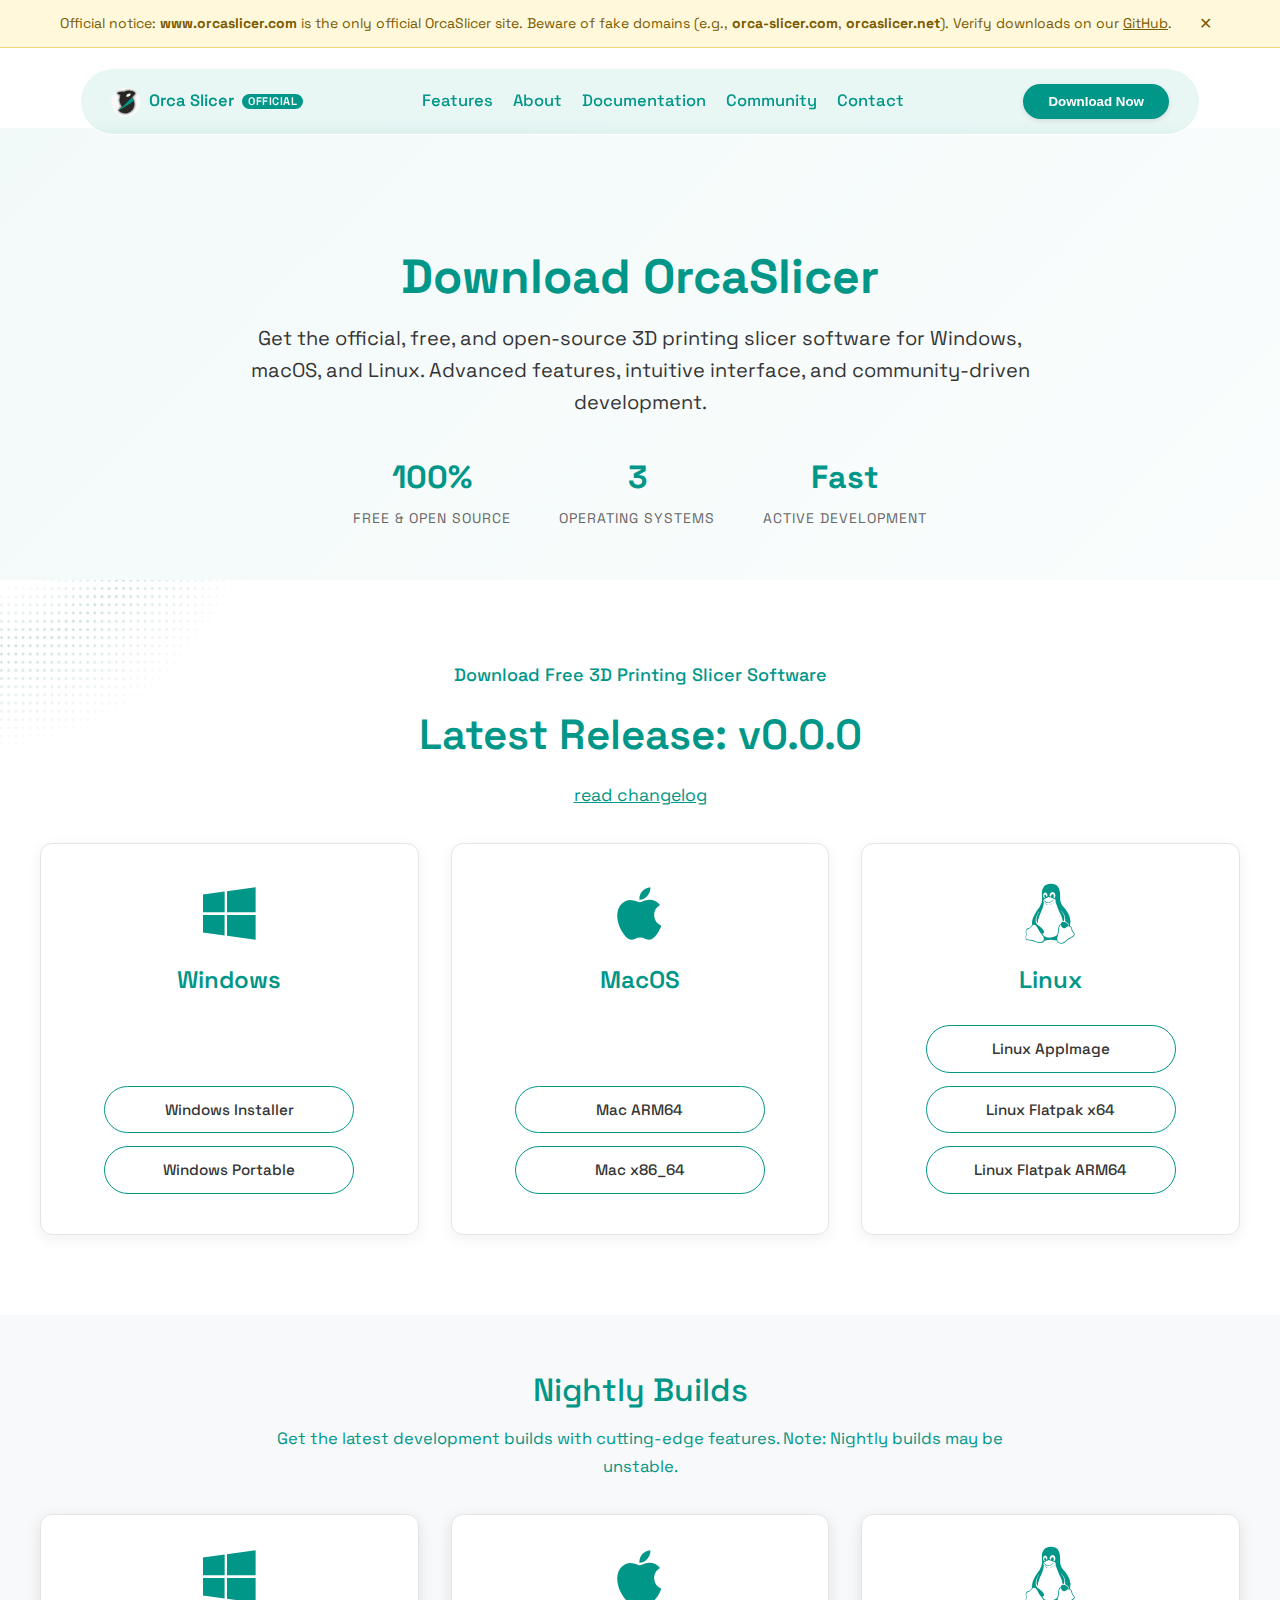
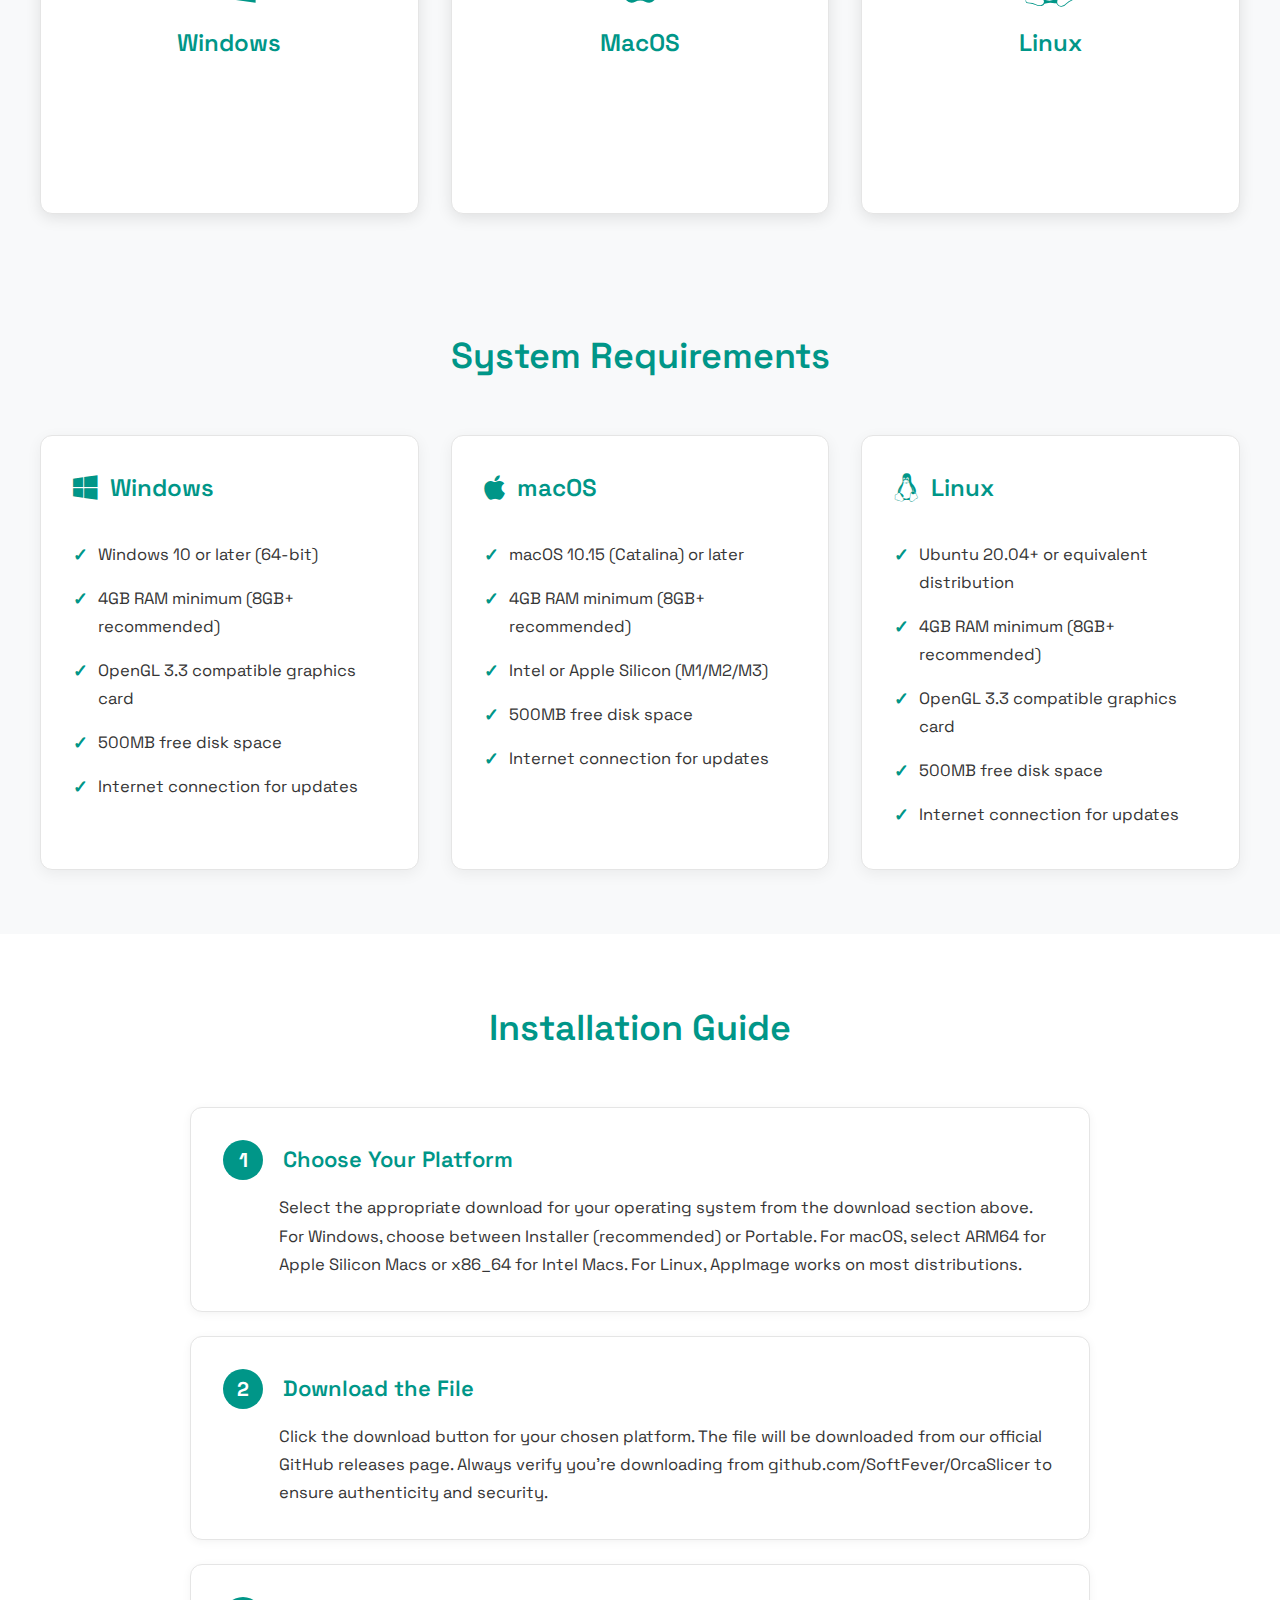
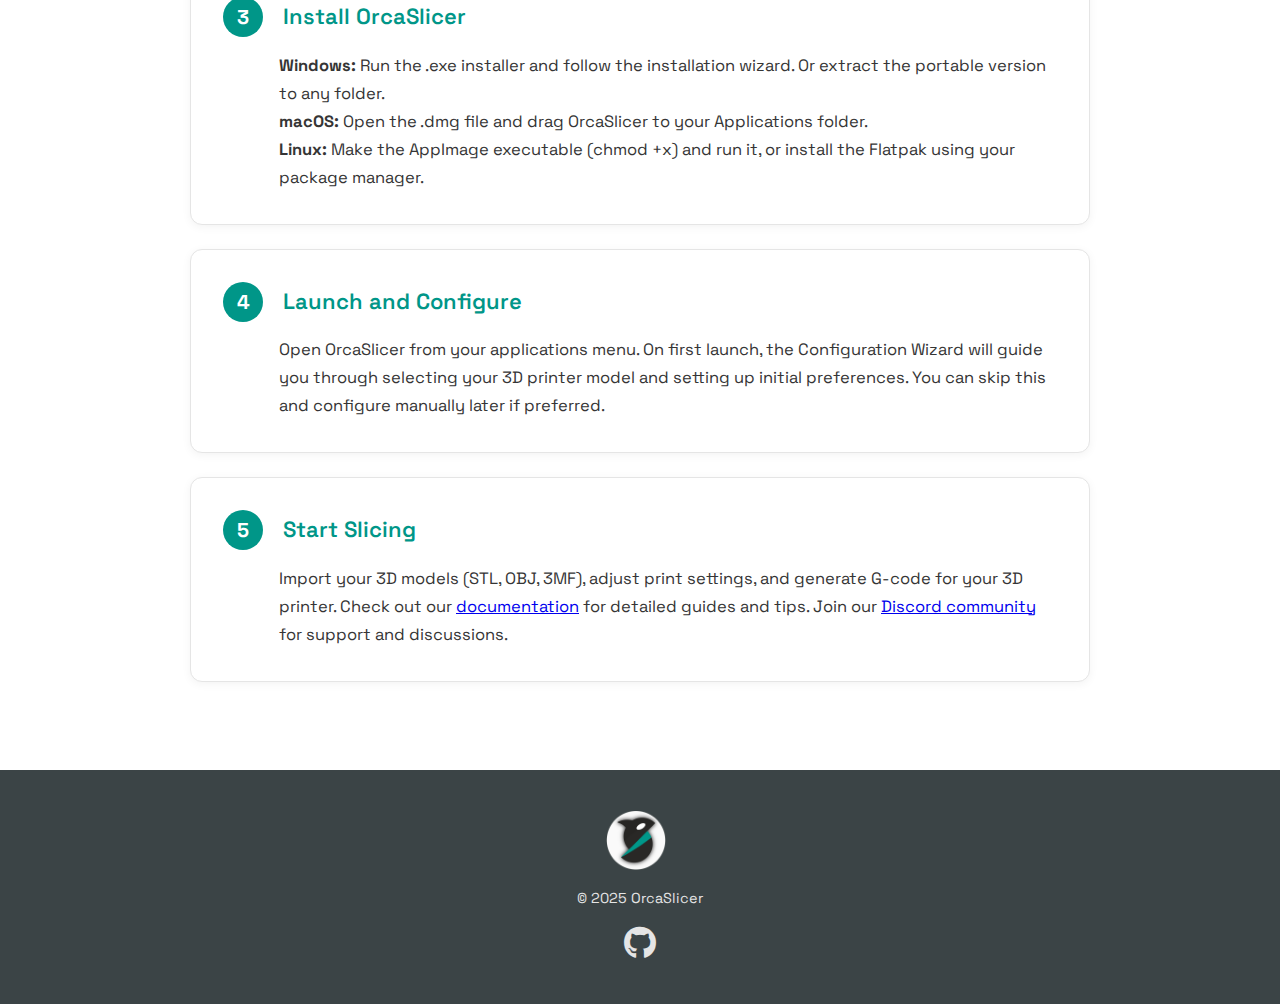
<file: download/index.html>
<!DOCTYPE html>
<html lang="en">
  <head>
    <meta charset="UTF-8" />
    <meta name="viewport" content="width=device-width, initial-scale=1.0" />
    <title>Download OrcaSlicer — Free 3D Printing Slicer Software for Windows, macOS, Linux</title>

    <!-- Meta Descriptions (Critical for SEO) -->
    <meta
      name="description"
      content="Download OrcaSlicer (Orca Slicer) — the free, open-source 3D printing slicer software. Get the latest version for Windows, macOS, and Linux. Official releases verified on GitHub. Fast, powerful, and community-driven."
    />

    <!-- Keywords (Optional but can help slightly for specific niche SEO) -->
    <meta
      name="keywords"
      content="download OrcaSlicer, download Orca Slicer, OrcaSlicer download, Orca Slicer download, 3D slicer download, free 3D printing software, download 3D slicer, OrcaSlicer Windows, OrcaSlicer macOS, OrcaSlicer Linux, 3D printing slicer download, best 3D slicer download, open source slicer download, Bambu Lab slicer download, Prusa slicer alternative download"
    />

    <!-- Author -->
    <meta name="author" content="OrcaSlicer" />

    <!-- Open Graph Meta Tags (For Social Sharing) -->
    <meta
      property="og:title"
      content="Download OrcaSlicer — Free 3D Printing Slicer Software"
    />
    <meta
      property="og:description"
      content="Download the official OrcaSlicer for Windows, macOS, and Linux. Free, open-source 3D printing slicer with advanced features."
    />
    <meta property="og:image" content="https://www.orcaslicer.com/images/OrcaSlicer_logo.png" />
    <meta property="og:image:secure_url" content="https://www.orcaslicer.com/images/OrcaSlicer_logo.png" />
    <meta property="og:image:type" content="image/png" />
    <meta property="og:image:width" content="1200" />
    <meta property="og:image:height" content="630" />
    <meta property="og:image:alt" content="OrcaSlicer official 3D printing slicer logo" />
    <meta property="og:url" content="https://www.orcaslicer.com/download" />
    <meta property="og:type" content="website" />
    <meta property="og:site_name" content="OrcaSlicer" />
    <meta property="og:locale" content="en_US" />

    <!-- Twitter Card Meta Tags -->
    <meta name="twitter:card" content="summary_large_image" />
    <meta
      name="twitter:title"
      content="Download OrcaSlicer — Free 3D Printing Slicer Software"
    />
    <meta
      name="twitter:description"
      content="Download the official OrcaSlicer for Windows, macOS, and Linux. Free, open-source 3D printing slicer with advanced features."
    />
    <meta name="twitter:image" content="https://www.orcaslicer.com/images/OrcaSlicer_logo.png" />
    <meta name="twitter:image:alt" content="OrcaSlicer official 3D printing slicer logo" />
    <meta name="twitter:site" content="@real_OrcaSlicer" />
    <meta name="twitter:creator" content="@real_OrcaSlicer" />
    <meta name="robots" content="index, follow, max-image-preview:large" />

    <!-- Identity links -->
    <link rel="me" href="https://github.com/SoftFever/OrcaSlicer" />
    <link rel="me" href="https://x.com/real_OrcaSlicer" />

    <!-- Canonical URL -->
    <link rel="canonical" href="https://www.orcaslicer.com/download" />
    <link rel="alternate" hreflang="en" href="https://www.orcaslicer.com/download" />
    <link rel="alternate" hreflang="x-default" href="https://www.orcaslicer.com/download" />
    <meta name="theme-color" content="#009688" />

    <!-- Favicons -->
    <link
      rel="apple-touch-icon"
      sizes="180x180"
      href="/images/favicon/apple-touch-icon.png"
    />
    <link
      rel="icon"
      type="image/png"
      sizes="32x32"
      href="/images/favicon/favicon-32x32.png"
    />
    <link
      rel="icon"
      type="image/png"
      sizes="16x16"
      href="/images/favicon/favicon-16x16.png"
    />
    <link rel="manifest" href="/images/favicon/site.webmanifest" />
    <link
      rel="stylesheet"
      href="https://cdnjs.cloudflare.com/ajax/libs/font-awesome/6.0.0/css/all.min.css"
    />
    <link rel="stylesheet" href="/css-dist/style.min.css?v=2025-10-11-1" />
    <style>
      /* Fallback to ensure banner/nav layout applies even if an older CSS is cached */
      .top-warning-banner { position: fixed; top: 0; left: 0; width: 100%; z-index: 1001; }
      .navbar_container { top: var(--banner-height, 0); }
      body { padding-top: var(--banner-height, 0); }
      
      /* Download page specific styles */
      .download-hero {
        background: linear-gradient(135deg, rgba(0, 150, 136, 0.05) 0%, rgba(0, 150, 136, 0.02) 100%);
        padding: 120px 2rem 3rem 2rem;
        text-align: center;
        margin-top: 80px;
      }
      
      .download-hero h1 {
        font-size: 48px;
        font-weight: 700;
        color: var(--primary-color);
        margin-bottom: 1rem;
        line-height: 1.2;
      }
      
      .download-hero p {
        font-size: 20px;
        color: var(--text-color);
        max-width: 800px;
        margin: 0 auto 2rem auto;
        line-height: 1.6;
      }
      
      .download-stats {
        display: flex;
        justify-content: center;
        gap: 3rem;
        margin-top: 2rem;
        flex-wrap: wrap;
      }
      
      .stat-item {
        text-align: center;
      }
      
      .stat-number {
        font-size: 32px;
        font-weight: 700;
        color: var(--primary-color);
        display: block;
      }
      
      .stat-label {
        font-size: 14px;
        color: var(--muted-text-color);
        text-transform: uppercase;
        letter-spacing: 1px;
      }
      
      .system-requirements {
        background: var(--light-bg);
        padding: 4rem 2rem;
      }
      
      .system-requirements h2 {
        text-align: center;
        font-size: 36px;
        color: var(--primary-color);
        margin-bottom: 3rem;
        font-weight: 600;
      }
      
      .requirements-grid {
        display: grid;
        grid-template-columns: repeat(auto-fit, minmax(300px, 1fr));
        gap: 2rem;
        max-width: 1200px;
        margin: 0 auto;
      }
      
      .requirement-card {
        background: var(--secondary-color);
        border: 1px solid var(--subtle-gray);
        padding: 2rem;
        border-radius: 12px;
        box-shadow: 0 4px 15px rgba(0, 0, 0, 0.06);
      }
      
      .requirement-card h3 {
        color: var(--primary-color);
        font-size: 24px;
        margin-bottom: 1.5rem;
        font-weight: 600;
        display: flex;
        align-items: center;
        gap: 12px;
      }
      
      .requirement-card h3 i {
        font-size: 28px;
      }
      
      .requirement-card ul {
        list-style: none;
        padding: 0;
      }
      
      .requirement-card li {
        padding: 0.5rem 0;
        color: var(--text-color);
        display: flex;
        align-items: flex-start;
        gap: 10px;
      }
      
      .requirement-card li:before {
        content: "✓";
        color: var(--primary-color);
        font-weight: bold;
        font-size: 18px;
        line-height: 1.5;
      }
      
      .installation-guide {
        padding: 4rem 2rem;
        background: var(--secondary-color);
      }
      
      .installation-guide h2 {
        text-align: center;
        font-size: 36px;
        color: var(--primary-color);
        margin-bottom: 3rem;
        font-weight: 600;
      }
      
      .installation-steps {
        max-width: 900px;
        margin: 0 auto;
      }
      
      .installation-step {
        background: var(--secondary-color);
        border: 1px solid var(--subtle-gray);
        padding: 2rem;
        margin-bottom: 1.5rem;
        border-radius: 12px;
        box-shadow: 0 2px 10px rgba(0, 0, 0, 0.05);
      }
      
      .step-number {
        display: inline-block;
        width: 40px;
        height: 40px;
        background: var(--primary-color);
        color: var(--secondary-color);
        border-radius: 50%;
        text-align: center;
        line-height: 40px;
        font-weight: bold;
        font-size: 20px;
        margin-right: 1rem;
      }
      
      .installation-step h3 {
        display: inline-block;
        color: var(--primary-color);
        font-size: 22px;
        font-weight: 600;
        margin-bottom: 1rem;
      }
      
      .installation-step p {
        color: var(--text-color);
        line-height: 1.7;
        margin-left: 56px;
      }
      
      @media (max-width: 768px) {
        .download-hero {
          padding: 100px 1.5rem 2rem 1.5rem;
        }
        
        .download-hero h1 {
          font-size: 32px;
        }
        
        .download-hero p {
          font-size: 18px;
        }
        
        .download-stats {
          gap: 1.5rem;
        }
        
        .stat-number {
          font-size: 24px;
        }
        
        .system-requirements h2,
        .installation-guide h2 {
          font-size: 28px;
        }
      }
    </style>
    <link rel="preconnect" href="https://fonts.googleapis.com" />
    <link rel="preconnect" href="https://fonts.gstatic.com" crossorigin />
    <link
      href="https://fonts.googleapis.com/css2?family=Space+Grotesk:wght@300..700&display=swap"
      rel="stylesheet"
    />
  </head>
  <body>
    <!-- Top Warning Banner -->
    <div id="official-warning-banner" class="top-warning-banner" role="status" aria-live="polite">
      <div class="banner-content">
        <span>
          Official notice: <strong>www.orcaslicer.com</strong> is the only official OrcaSlicer site.
          Beware of fake domains (e.g., <strong>orca-slicer.com</strong>, <strong>orcaslicer.net</strong>). Verify downloads on our
          <a href="https://github.com/SoftFever/OrcaSlicer/releases/latest" target="_blank" rel="noopener noreferrer">GitHub</a>.
        </span>
        <button class="dismiss-btn" aria-label="Dismiss official notice" title="Dismiss">✕</button>
      </div>
    </div>

    <!-- Structured Data: Organization -->
    <script type="application/ld+json">
    {
      "@context": "https://schema.org",
      "@type": "Organization",
      "name": "OrcaSlicer",
      "url": "https://www.orcaslicer.com/",
      "logo": "https://www.orcaslicer.com/images/orcaslicer_logo.svg",
      "sameAs": [
        "https://github.com/SoftFever/OrcaSlicer",
        "https://x.com/real_OrcaSlicer",
        "https://discord.gg/P4VE9UY9gJ"
      ],
      "alternateName": "Orca Slicer"
    }
    </script>

    <!-- Structured Data: SoftwareApplication -->
    <script type="application/ld+json">
    {
      "@context": "https://schema.org",
      "@type": "SoftwareApplication",
      "name": "OrcaSlicer",
      "alternateName": ["Orca Slicer", "OrcaSlicer 3D Printing Software"],
      "applicationCategory": "MultimediaApplication",
      "applicationSubCategory": "3D Printing Software",
      "operatingSystem": ["Windows", "macOS", "Linux"],
      "softwareVersion": "latest",
      "downloadUrl": "https://www.orcaslicer.com/download",
      "installUrl": "https://www.orcaslicer.com/download",
      "offers": {
        "@type": "Offer",
        "price": "0",
        "priceCurrency": "USD",
        "availability": "https://schema.org/InStock"
      },
      "url": "https://www.orcaslicer.com/",
      "image": "https://www.orcaslicer.com/images/OrcaSlicer_logo.png",
      "publisher": {
        "@type": "Organization",
        "name": "OrcaSlicer"
      },
      "screenshot": "https://www.orcaslicer.com/images/OrcaSlicer_logo.png",
      "description": "Download OrcaSlicer — free, open-source 3D printing slicer software with fast slicing, intelligent support generation, and optimized 3D printer profiles for Bambu Lab, Prusa, Creality, and more.",
      "keywords": "download OrcaSlicer, download Orca Slicer, 3D printing slicer, 3D slicer software download, free 3D printing software, open source slicer download",
      "featureList": [
        "Advanced calibration tools for 3D printing",
        "Precise wall and seam control",
        "Smart support generation",
        "Network printer support (Klipper, PrusaLink, OctoPrint)",
        "Wide 3D printer compatibility"
      ],
      "softwareHelp": {
        "@type": "CreativeWork",
        "url": "https://github.com/SoftFever/OrcaSlicer/wiki"
      }
    }
    </script>

    <!-- Structured Data: BreadcrumbList -->
    <script type="application/ld+json">
    {
      "@context": "https://schema.org",
      "@type": "BreadcrumbList",
      "itemListElement": [
        {
          "@type": "ListItem",
          "position": 1,
          "name": "Home",
          "item": "https://www.orcaslicer.com/"
        },
        {
          "@type": "ListItem",
          "position": 2,
          "name": "Download",
          "item": "https://www.orcaslicer.com/download"
        }
      ]
    }
    </script>

    <!-- Structured Data: HowTo for Installation -->
    <script type="application/ld+json">
    {
      "@context": "https://schema.org",
      "@type": "HowTo",
      "name": "How to Download and Install OrcaSlicer 3D Printing Software",
      "description": "Step-by-step guide to download and install OrcaSlicer 3D printing slicer on Windows, macOS, or Linux",
      "step": [
        {
          "@type": "HowToStep",
          "name": "Download OrcaSlicer",
          "text": "Visit the official OrcaSlicer website at www.orcaslicer.com/download and click the Download button for your operating system (Windows, macOS, or Linux).",
          "url": "https://www.orcaslicer.com/download"
        },
        {
          "@type": "HowToStep",
          "name": "Install the Software",
          "text": "Run the downloaded installer file. On Windows, run the .exe file. On macOS, open the .dmg file and drag OrcaSlicer to Applications. On Linux, make the AppImage executable and run it.",
          "url": "https://www.orcaslicer.com/download"
        },
        {
          "@type": "HowToStep",
          "name": "Launch OrcaSlicer",
          "text": "Open OrcaSlicer from your applications menu. The first-time setup wizard will guide you through configuring your 3D printer profiles.",
          "url": "https://github.com/SoftFever/OrcaSlicer/wiki"
        }
      ],
      "tool": [
        {
          "@type": "HowToTool",
          "name": "Computer with Windows, macOS, or Linux"
        }
      ],
      "totalTime": "PT5M"
    }
    </script>

    <!-- Desktop Menu -->
    <div class="navbar_container">
      <nav class="navbar">
        <div class="navbar_content">
          <div class="navbar_brand">
            <a href="/">
              <img
                src="/images/OrcaSlicer_gradient_circle.svg"
                alt="OrcaSlicer logo"
                style="
                  height: 30px;
                  vertical-align: middle;
                  margin-right: 0.5rem;
                "
              />
              <span> Orca Slicer </span><span class="official-badge" aria-label="Official website">Official</span>
            </a>
          </div>

          <div class="navbar_links">
            <a href="/#features">Features</a>
            <a href="/about">About</a>
            <a
              href="https://github.com/SoftFever/OrcaSlicer/wiki"
              target="_blank" rel="noopener noreferrer"
              >Documentation</a
            >
            <a href="https://discord.gg/P4VE9UY9gJ" target="_blank" rel="noopener noreferrer"
              >Community</a
            >
            <a href="/contact"> Contact </a>
          </div>

          <!-- Download Button (Desktop) -->
          <a href="#download">
            <button class="download-btn">Download Now</button>
          </a>

          <!-- Mobile Menu Button -->
          <button class="menu-btn" aria-label="Open menu">
            <svg
              width="16"
              height="11"
              viewBox="0 0 16 11"
              fill="none"
              xmlns="http://www.w3.org/2000/svg"
            >
              <path
                d="M1.33334 10.5C1.09723 10.5 0.899447 10.42 0.740003 10.26C0.580559 10.1 0.500558 9.90222 0.500003 9.66667C0.499447 9.43111 0.579447 9.23333 0.740003 9.07333C0.900559 8.91333 1.09834 8.83333 1.33334 8.83333H14.6667C14.9028 8.83333 15.1008 8.91333 15.2608 9.07333C15.4208 9.23333 15.5006 9.43111 15.5 9.66667C15.4994 9.90222 15.4194 10.1003 15.26 10.2608C15.1006 10.4214 14.9028 10.5011 14.6667 10.5H1.33334ZM1.33334 6.33333C1.09723 6.33333 0.899447 6.25333 0.740003 6.09333C0.580559 5.93333 0.500558 5.73556 0.500003 5.5C0.499447 5.26444 0.579447 5.06667 0.740003 4.90667C0.900559 4.74667 1.09834 4.66667 1.33334 4.66667H14.6667C14.9028 4.66667 15.1008 4.74667 15.2608 4.90667C15.4208 5.06667 15.5006 5.26444 15.5 5.5C15.4994 5.73556 15.4194 5.93361 15.26 6.09417C15.1006 6.25472 14.9028 6.33444 14.6667 6.33333H1.33334ZM1.33334 2.16667C1.09723 2.16667 0.899447 2.08667 0.740003 1.92667C0.580559 1.76667 0.500558 1.56889 0.500003 1.33333C0.499447 1.09778 0.579447 0.9 0.740003 0.74C0.900559 0.58 1.09834 0.5 1.33334 0.5H14.6667C14.9028 0.5 15.1008 0.58 15.2608 0.74C15.4208 0.9 15.5006 1.09778 15.5 1.33333C15.4994 1.56889 15.4194 1.76694 15.26 1.9275C15.1006 2.08806 14.9028 2.16778 14.6667 2.16667H1.33334Z"
                fill="#009688"
              />
            </svg>
          </button>
        </div>
      </nav>
    </div>

    <!-- Mobile Menu -->
    <div class="mobile-menu">
      <button class="close-btn" aria-label="Close menu">
        <svg
          width="24"
          height="24"
          viewBox="0 0 24 24"
          fill="none"
          xmlns="http://www.w3.org/2000/svg"
        >
          <path
            d="M18 6L6 18"
            stroke="currentColor"
            stroke-width="2"
            stroke-linecap="round"
            stroke-linejoin="round"
          />
          <path
            d="M6 6L18 18"
            stroke="currentColor"
            stroke-width="2"
            stroke-linecap="round"
            stroke-linejoin="round"
          />
        </svg>
      </button>
      <a href="/#features" class="nav-link">Features</a>
      <a
          href="https://github.com/SoftFever/OrcaSlicer/wiki"
          target="_blank" rel="noopener noreferrer"
          class="nav-link"
          >Documentation</a
        >
      <a href="https://discord.gg/P4VE9UY9gJ" target="_blank" rel="noopener noreferrer" class="nav-link"
        >Community</a
      >
      <a href="/contact" class="nav-link"> Contact </a>
      <a href="/about" class="nav-link"> About </a>
      <a href="#download">
        <button class="download-btn">Download Now</button>
      </a>
    </div>

    <!-- Hero Section -->
    <section class="download-hero">
      <h1>Download OrcaSlicer</h1>
      <p>
        Get the official, free, and open-source 3D printing slicer software for Windows, macOS, and Linux. 
        Advanced features, intuitive interface, and community-driven development.
      </p>
      <div class="download-stats">
        <div class="stat-item">
          <span class="stat-number">100%</span>
          <span class="stat-label">Free & Open Source</span>
        </div>
        <div class="stat-item">
          <span class="stat-number">3</span>
          <span class="stat-label">Operating Systems</span>
        </div>
        <div class="stat-item">
          <span class="stat-number">Fast</span>
          <span class="stat-label">Active Development</span>
        </div>
      </div>
    </section>

    <!-- Download Section -->
    <section class="download-section" id="download">
      <img src="/images/abstract_top.svg" class="download_abstract" alt="" aria-hidden="true" />
      <div class="download_header">
        <h2>Download Free 3D Printing Slicer Software</h2>
        <div class="version-info">
          <p>Latest Release: <span class="version-number">v0.0.0</span></p>
          <a
            href="https://github.com/SoftFever/OrcaSlicer/releases"
            target="_blank" rel="noopener noreferrer"
            class="changelog-link"
            >read changelog</a
          >
        </div>
        <div class="platform-cards">
          <div class="platform-card" id="windowsDownloads">
            <div class="platform-icon">
              <i class="fab fa-windows fa-3x"></i>
              <h3>Windows</h3>
            </div>
            <div class="download-buttons">
              <a href="#" class="download-option">Windows Installer</a>
              <a href="#" class="download-option">Windows Portable</a>
            </div>
          </div>

          <div class="platform-card" id="macosDownloads">
            <div class="platform-icon">
              <i class="fab fa-apple fa-3x"></i>
              <h3>MacOS</h3>
            </div>
            <div class="download-buttons">
              <a href="#" class="download-option">Mac ARM64</a>
              <a href="#" class="download-option">Mac x86_64</a>
            </div>
          </div>

          <div class="platform-card" id="linuxDownloads">
            <div class="platform-icon">
              <i class="fab fa-linux fa-3x"></i>
              <h3>Linux</h3>
            </div>
            <div class="download-buttons">
              <a href="#" class="download-option">Linux AppImage</a>
              <a href="#" class="download-option">Linux Flatpak x64</a>
              <a href="#" class="download-option">Linux Flatpak ARM64</a>
            </div>
          </div>
        </div>
      </div>
    </section>

    <!-- Nightly Builds Section -->
    <section class="download-section nightly-section">
      <div class="download_header">
        <h2>Nightly Builds</h2>
        <p class="nightly-description">
          Get the latest development builds with cutting-edge features. Note: Nightly builds may be unstable.
        </p>
        <div class="platform-cards" style="margin-top: 2rem;">
          <div class="platform-card" id="windowsNightly">
            <div class="platform-icon">
              <i class="fab fa-windows fa-3x"></i>
              <h3>Windows</h3>
            </div>
            <div class="nightly-downloads">
              <!-- Nightly Windows builds will be populated here -->
            </div>
          </div>

          <div class="platform-card" id="macosNightly">
            <div class="platform-icon">
              <i class="fab fa-apple fa-3x"></i>
              <h3>MacOS</h3>
            </div>
            <div class="nightly-downloads">
              <!-- Nightly macOS builds will be populated here -->
            </div>
          </div>

          <div class="platform-card" id="linuxNightly">
            <div class="platform-icon">
              <i class="fab fa-linux fa-3x"></i>
              <h3>Linux</h3>
            </div>
            <div class="nightly-downloads">
              <!-- Nightly Linux builds will be populated here -->
            </div>
          </div>
        </div>
      </div>
    </section>

    <!-- System Requirements Section -->
    <section class="system-requirements">
      <h2>System Requirements</h2>
      <div class="requirements-grid">
        <div class="requirement-card">
          <h3><i class="fab fa-windows"></i> Windows</h3>
          <ul>
            <li>Windows 10 or later (64-bit)</li>
            <li>4GB RAM minimum (8GB+ recommended)</li>
            <li>OpenGL 3.3 compatible graphics card</li>
            <li>500MB free disk space</li>
            <li>Internet connection for updates</li>
          </ul>
        </div>

        <div class="requirement-card">
          <h3><i class="fab fa-apple"></i> macOS</h3>
          <ul>
            <li>macOS 10.15 (Catalina) or later</li>
            <li>4GB RAM minimum (8GB+ recommended)</li>
            <li>Intel or Apple Silicon (M1/M2/M3)</li>
            <li>500MB free disk space</li>
            <li>Internet connection for updates</li>
          </ul>
        </div>

        <div class="requirement-card">
          <h3><i class="fab fa-linux"></i> Linux</h3>
          <ul>
            <li>Ubuntu 20.04+ or equivalent distribution</li>
            <li>4GB RAM minimum (8GB+ recommended)</li>
            <li>OpenGL 3.3 compatible graphics card</li>
            <li>500MB free disk space</li>
            <li>Internet connection for updates</li>
          </ul>
        </div>
      </div>
    </section>

    <!-- Installation Guide Section -->
    <section class="installation-guide">
      <h2>Installation Guide</h2>
      <div class="installation-steps">
        <div class="installation-step">
          <span class="step-number">1</span>
          <h3>Choose Your Platform</h3>
          <p>
            Select the appropriate download for your operating system from the download section above. 
            For Windows, choose between Installer (recommended) or Portable. For macOS, select ARM64 for 
            Apple Silicon Macs or x86_64 for Intel Macs. For Linux, AppImage works on most distributions.
          </p>
        </div>

        <div class="installation-step">
          <span class="step-number">2</span>
          <h3>Download the File</h3>
          <p>
            Click the download button for your chosen platform. The file will be downloaded from our official 
            GitHub releases page. Always verify you're downloading from github.com/SoftFever/OrcaSlicer to 
            ensure authenticity and security.
          </p>
        </div>

        <div class="installation-step">
          <span class="step-number">3</span>
          <h3>Install OrcaSlicer</h3>
          <p>
            <strong>Windows:</strong> Run the .exe installer and follow the installation wizard. Or extract 
            the portable version to any folder.<br>
            <strong>macOS:</strong> Open the .dmg file and drag OrcaSlicer to your Applications folder.<br>
            <strong>Linux:</strong> Make the AppImage executable (chmod +x) and run it, or install the Flatpak 
            using your package manager.
          </p>
        </div>

        <div class="installation-step">
          <span class="step-number">4</span>
          <h3>Launch and Configure</h3>
          <p>
            Open OrcaSlicer from your applications menu. On first launch, the Configuration Wizard will guide 
            you through selecting your 3D printer model and setting up initial preferences. You can skip this 
            and configure manually later if preferred.
          </p>
        </div>

        <div class="installation-step">
          <span class="step-number">5</span>
          <h3>Start Slicing</h3>
          <p>
            Import your 3D models (STL, OBJ, 3MF), adjust print settings, and generate G-code for your 3D printer. 
            Check out our <a href="https://github.com/SoftFever/OrcaSlicer/wiki" target="_blank" rel="noopener noreferrer">documentation</a> 
            for detailed guides and tips. Join our <a href="https://discord.gg/P4VE9UY9gJ" target="_blank" rel="noopener noreferrer">Discord community</a> 
            for support and discussions.
          </p>
        </div>
      </div>
    </section>

    <!-- Footer -->
    <footer class="footer">
      <a href="/">
        <img
          src="/images/OrcaSlicer_logo.png"
          alt="OrcaSlicer logo"
          style="height: 60px; vertical-align: middle; margin-right: 0.5rem"
        />
      </a>
      <p>&copy; 2025 OrcaSlicer</p>
      <div style="margin-top: 1rem">
        <a
          href="https://github.com/SoftFever/OrcaSlicer"
          target="_blank" rel="noopener noreferrer"
          class="footer-link"
        >
          <i class="fab fa-github fa-2x"></i>
        </a>
      </div>
    </footer>

    <script>
      // Ensure layout accounts for dynamic banner height
      (function () {
        function setBannerOffset() {
          try {
            var banner = document.getElementById("official-warning-banner");
            var height = banner && banner.style.display !== "none" ? banner.offsetHeight : 0;
            document.documentElement.style.setProperty("--banner-height", height + "px");
          } catch (e) {}
        }
        setBannerOffset();
        window.addEventListener("resize", setBannerOffset);
        if (document.fonts && document.fonts.ready) {
          document.fonts.ready.then(setBannerOffset);
        }
        var b = document.getElementById("official-warning-banner");
        if (b && "ResizeObserver" in window) {
          var ro = new ResizeObserver(setBannerOffset);
          ro.observe(b);
        }
      })();

      document.addEventListener("DOMContentLoaded", function () {
        // Top banner dismiss logic with persistence
        try {
          const banner = document.getElementById("official-warning-banner");
          const dismissBtn = banner ? banner.querySelector(".dismiss-btn") : null;
          const storageKey = "officialWarningBannerDismissed";
          if (banner) {
            const dismissed = localStorage.getItem(storageKey) === "true";
            if (dismissed) {
              banner.style.display = "none";
              document.documentElement.style.setProperty("--banner-height", "0px");
            }
            if (dismissBtn) {
              dismissBtn.addEventListener("click", function () {
                banner.style.display = "none";
                localStorage.setItem(storageKey, "true");
                document.documentElement.style.setProperty("--banner-height", "0px");
              });
            }
          }
        } catch (e) {}

        const menuBtn = document.querySelector(".menu-btn");
        const closeBtn = document.querySelector(".close-btn");
        const mobileMenu = document.querySelector(".mobile-menu");
        const navLinks = document.querySelectorAll(".mobile-menu .nav-link");

        // Open mobile menu
        menuBtn.addEventListener("click", function () {
          mobileMenu.classList.add("active");
          document.body.style.overflow = "hidden";
        });

        // Close mobile menu
        closeBtn.addEventListener("click", function () {
          mobileMenu.classList.remove("active");
          document.body.style.overflow = "";
        });

        // Close menu when clicking on a link
        navLinks.forEach((link) => {
          link.addEventListener("click", function () {
            mobileMenu.classList.remove("active");
            document.body.style.overflow = "";
          });
        });

        // Close menu when clicking outside
        document.addEventListener("click", function (event) {
          if (
            mobileMenu.classList.contains("active") &&
            !mobileMenu.contains(event.target) &&
            !menuBtn.contains(event.target)
          ) {
            mobileMenu.classList.remove("active");
            document.body.style.overflow = "";
          }
        });

        // Handle resize events
        window.addEventListener("resize", function () {
          if (
            window.innerWidth > 768 &&
            mobileMenu.classList.contains("active")
          ) {
            mobileMenu.classList.remove("active");
            document.body.style.overflow = "";
          }
        });
      });

      const downloadLinks = {
        windows: {
          stable: { installer: null, portable: null },
          nightly: [],
        },
        macos: {
          stable: { universal: null, arm64: null, x86_64: null },
          nightly: [],
        },
        linux: {
          stable: { ubuntu24: null, appimage: null, flatpak_x64: null, flatpak_arm64: null },
          nightly: [],
        },
      };

      // Function to convert filename to user-friendly name
      function getFriendlyName(filename) {
        let name = filename
          .replace(/[_-]V?\d+\.\d+\.\d+(-\w+)?/gi, '')
          .replace(/[_-]nightly/gi, '')
          .replace(/\.(exe|dmg|zip|appimage|flatpak|7z)$/i, '');

        name = name.replace(/x86[_-]64/gi, 'x64');
        name = name.replace(/[_-]/g, ' ');

        name = name
          .split(' ')
          .map(word => {
            if (word.toLowerCase() === 'orcaslicer') return 'OrcaSlicer';
            if (word.toLowerCase() === 'macos' || word.toLowerCase() === 'mac') return 'Mac';
            if (word.toLowerCase() === 'windows') return 'Windows';
            if (word.toLowerCase() === 'linux') return 'Linux';
            if (word.toLowerCase() === 'appimage') return 'AppImage';
            if (word.toLowerCase() === 'flatpak') return 'Flatpak';
            if (word.toLowerCase() === 'x64' || word.toLowerCase() === 'x86') return word.toLowerCase();
            if (word.toLowerCase() === 'arm64' || word.toLowerCase() === 'aarch64') return 'ARM64';
            if (word.toLowerCase() === 'ubuntu2404' || word.toLowerCase() === 'ubuntu24') return 'Ubuntu 24.04';
            if (word.toLowerCase() === 'installer') return 'Installer';
            if (word.toLowerCase() === 'portable') return 'Portable';
            if (word.toLowerCase() === 'universal') return 'Universal';
            return word.charAt(0).toUpperCase() + word.slice(1).toLowerCase();
          })
          .join(' ')
          .trim();

        name = name.replace(/\s+/g, ' ');
        return name || filename;
      }

      // Function to group assets by platform and type
      function groupAssetsByOS(assets, isNightly = false) {
        assets.forEach((asset) => {
          const name = asset.name.toLowerCase();

          if (isNightly && name.includes("profile_validator")) {
            return;
          }

          // Windows
          if (name.includes("windows") || name.includes("_win") || (name.endsWith(".exe") && !name.includes("mac") && !name.includes("linux"))) {
            if (isNightly) {
              downloadLinks.windows.nightly.push(asset);
            } else {
              if (name.includes("portable") && (name.endsWith(".zip") || name.endsWith(".7z"))) {
                downloadLinks.windows.stable.portable = asset;
              } else if (name.endsWith(".exe") && (name.includes("installer") || name.includes("windows"))) {
                downloadLinks.windows.stable.installer = asset;
              }
            }
          }
          // macOS
          else if (name.includes("mac") || name.includes("osx") || name.endsWith(".dmg")) {
            if (isNightly) {
              downloadLinks.macos.nightly.push(asset);
            } else {
              if (name.includes("universal")) {
                downloadLinks.macos.stable.universal = asset;
              } else if (name.includes("arm64") || name.includes("aarch64")) {
                downloadLinks.macos.stable.arm64 = asset;
              } else if (name.includes("x86_64") || name.includes("x64") || name.includes("intel")) {
                downloadLinks.macos.stable.x86_64 = asset;
              } else if (!downloadLinks.macos.stable.universal && name.endsWith(".dmg")) {
                downloadLinks.macos.stable.universal = asset;
              }
            }
          }
          // Linux
          else if (name.includes("linux") || name.endsWith(".appimage") || name.endsWith(".flatpak")) {
            const isFlatpak = name.endsWith(".flatpak");
            
            if (isNightly) {
              downloadLinks.linux.nightly.push(asset);
            } else if (isFlatpak) {
              if (name.includes("x86_64") || name.includes("x64")) {
                downloadLinks.linux.stable.flatpak_x64 = asset;
              } else if (name.includes("aarch64") || name.includes("arm64")) {
                downloadLinks.linux.stable.flatpak_arm64 = asset;
              }
            } else if (name.endsWith(".appimage")) {
              if (name.includes("ubuntu24") || name.includes("ubuntu2404")) {
                downloadLinks.linux.stable.ubuntu24 = asset;
                if (!downloadLinks.linux.stable.appimage) {
                  downloadLinks.linux.stable.appimage = asset;
                }
              } else if (!downloadLinks.linux.stable.appimage) {
                downloadLinks.linux.stable.appimage = asset;
              }
            }
          }
        });
      }

      async function fetchDownloadLinks() {
        try {
          // Fetch latest release
          const latestResponse = await fetch(
            "https://api.github.com/repos/SoftFever/OrcaSlicer/releases/latest"
          );
          const latestData = await latestResponse.json();

          // Fetch nightly builds
          const nightlyResponse = await fetch(
            "https://api.github.com/repos/SoftFever/OrcaSlicer/releases/tags/nightly-builds"
          );
          const nightlyData = await nightlyResponse.json();

          // Get the release version
          const releaseVersion = latestData.tag_name || latestData.name || "";

          // Update version info
          document.querySelector(".version-number").textContent = releaseVersion;

          // Group assets
          groupAssetsByOS(latestData.assets, false);
          groupAssetsByOS(nightlyData.assets, true);

          // Update download links
          updateStableDownloadLinks();
          updateNightlyDownloads();
        } catch (error) {
          console.error("Error fetching release data:", error);
        }
      }

      function updateStableDownloadLinks() {
        // Windows
        if (downloadLinks.windows.stable.installer) {
          document.querySelector(
            "#windowsDownloads .download-buttons a:nth-child(1)"
          ).href = downloadLinks.windows.stable.installer.browser_download_url;
        }
        if (downloadLinks.windows.stable.portable) {
          document.querySelector(
            "#windowsDownloads .download-buttons a:nth-child(2)"
          ).href = downloadLinks.windows.stable.portable.browser_download_url;
        }

        // MacOS
        const macButton1 = document.querySelector("#macosDownloads .download-buttons a:nth-child(1)");
        const macButton2 = document.querySelector("#macosDownloads .download-buttons a:nth-child(2)");
        
        if (downloadLinks.macos.stable.universal) {
          macButton1.href = downloadLinks.macos.stable.universal.browser_download_url;
          macButton2.href = downloadLinks.macos.stable.universal.browser_download_url;
          macButton1.textContent = "Mac Universal";
          macButton2.style.display = "none";
        }

        // Linux
        if (downloadLinks.linux.stable.ubuntu24) {
          document.querySelector(
            "#linuxDownloads .download-buttons a:nth-child(1)"
          ).href = downloadLinks.linux.stable.ubuntu24.browser_download_url;
        }
        
        const linuxButton2 = document.querySelector("#linuxDownloads .download-buttons a:nth-child(2)");
        const linuxButton3 = document.querySelector("#linuxDownloads .download-buttons a:nth-child(3)");
        
        if (downloadLinks.linux.stable.flatpak_x64) {
          linuxButton2.href = downloadLinks.linux.stable.flatpak_x64.browser_download_url;
          linuxButton2.textContent = "Linux Flatpak x64";
          linuxButton2.style.display = "";
        } else {
          linuxButton2.style.display = "none";
        }
        
        if (downloadLinks.linux.stable.flatpak_arm64) {
          linuxButton3.href = downloadLinks.linux.stable.flatpak_arm64.browser_download_url;
          linuxButton3.textContent = "Linux Flatpak ARM64";
          linuxButton3.style.display = "";
        } else {
          linuxButton3.style.display = "none";
        }
      }

      function updateNightlyDownloads() {
        const platforms = [
          { key: "windows", id: "windowsNightly" },
          { key: "macos", id: "macosNightly" },
          { key: "linux", id: "linuxNightly" }
        ];

        platforms.forEach((platform) => {
          const nightlyContainer = document.querySelector(
            `#${platform.id} .nightly-downloads`
          );
          nightlyContainer.innerHTML = "";

          const nightlyAssets = downloadLinks[platform.key].nightly;
          
          if (nightlyAssets.length === 0) {
            nightlyContainer.innerHTML = '<p class="no-builds-message">No nightly builds available</p>';
            return;
          }

          nightlyAssets.forEach((asset) => {
            const link = document.createElement("a");
            link.href = asset.browser_download_url;
            link.textContent = getFriendlyName(asset.name);
            link.className = "download-option";
            link.target = "_blank";
            link.rel = "noopener noreferrer";
            link.title = asset.name;
            nightlyContainer.appendChild(link);
          });
        });
      }

      // Initialize download links on page load
      document.addEventListener("DOMContentLoaded", function () {
        fetchDownloadLinks();
      });

      // Smooth scrolling for anchor links
      document.querySelectorAll('a[href^="#"]').forEach((anchor) => {
        anchor.addEventListener("click", function (e) {
          const targetId = this.getAttribute("href");
          if (targetId.startsWith("#")) {
            e.preventDefault();
            const targetElement = document.querySelector(targetId);
            if (targetElement) {
              targetElement.scrollIntoView({
                behavior: "smooth",
              });
            }
          }
        });
      });
    </script>
  </body>
  </html>
</file>
<file: style.css>
:root {
  --primary-color: rgba(0, 103, 91, 1);
  --dark-bg: #1a1a1a;
  --light-text: #ffffff;
}

* {
  margin: 0;
  padding: 0;
  box-sizing: border-box;
  scroll-behavior: smooth;
}

body {
  font-family: "Space Grotesk", sans-serif;
  line-height: 1.7;
  background-color: #f8f9fa;
  color: #343a40;
  font-size: 16.5px;
}

.hero_container {
  background-image: url("/images/heresection.svg");
  background-size: cover;
  background-position: center;
  background-repeat: no-repeat;
  position: relative;
  min-height: 600px;
  display: flex;
  flex-direction: column;
  justify-content: center;
  overflow-y: hidden;
  color: var(--light-text);
}

.hero_container::before {
  content: '';
  position: absolute;
  top: 0;
  left: 0;
  right: 0;
  bottom: 0;
  background-color: #f8f9fa;
  z-index: 1;
}

.abstract_top {
  position: absolute;
  left: 0;
  top: 0;
}

/* Navbar Contents */

.navbar_container {
  padding: 20px 80px;
  position: fixed;
  top: 0;
  left: 0;
  right: 0;
  z-index: 1000;
}
.navbar {
  backdrop-filter: blur(4px); /* Glass effect */
  -webkit-backdrop-filter: blur(4px); /* Safari support */
  border-radius: 100px;
  z-index: 50;
  border: 1px solid #fff;
  background: rgba(0, 103, 91, 0.09);
  padding: 15px 30px;
  width: 100%;
}
.navbar_content {
  display: flex;
  align-items: center;
  justify-content: space-between;
}
.navbar_brand a {
  text-decoration: none;
  display: flex;
  align-items: center;
  font-weight: 600;
  color: var(--primary-color);
}
.navbar_links {
  display: flex;
  gap: 20px;
}
.navbar_links a {
  text-decoration: none;
  color: var(--primary-color);
  font-weight: 500;
}

.navbar_links a:hover {
  text-decoration: underline;
  color: rgba(0, 103, 91, 1);
  /* textu: #00675b; */
}

.menu-btn {
  display: none;
}

.navbar_container .download-btn {
  background-color: var(--primary-color);
  padding: 10px 25px;
  border: none;
  cursor: pointer;
  border-radius: 25px;
  color: #fff;
  font-weight: 600;
  text-decoration: none;
  display: inline-block;
  transition: background-color 0.3s, transform 0.3s, box-shadow 0.3s;
  box-shadow: 0 2px 5px rgba(0, 0, 0, 0.1);
}

.navbar_container .download-btn:hover {
  background-color: #004d40;
  transform: translateY(-2px);
  box-shadow: 0 4px 10px rgba(0, 0, 0, 0.15);
  opacity: 1;
}

.mobile-menu {
  display: none;
  position: fixed;
  top: 0;
  left: 0;
  width: 100%;
  height: 100%;
  background-color: rgba(0, 103, 91, 1);
  z-index: 9999999;
  padding: 24px;
  flex-direction: column;
  align-items: center;
  justify-content: center;
  gap: 20px;
  transition: transform 0.3s ease, opacity 0.3s ease;
  transform: translateY(-100%);
  opacity: 0;
}

.mobile-menu.active {
  transform: translateY(0);
  opacity: 1;
}

.mobile-menu .nav-link {
  font-size: 1.2rem;
  padding: 12px 0;
  text-decoration: none;
  font-weight: 600;
  color: #fff;
}

.mobile-menu .nav-link:hover {
  text-decoration: underline;
  color: green;
}

.mobile-menu .download-btn {
  margin-top: 16px;
  background-color: white;
  padding: 10px 25px;
  border: none;
  cursor: pointer;
  border-radius: 25px;
  color: var(--primary-color);
  font-weight: 600;
}

.close-btn {
  position: absolute;
  top: 20px;
  right: 20px;
  background: none;
  border: none;
  color: white;
  font-size: 24px;
  cursor: pointer;
}

/* HERO SECTION OF TEXTS*/
.hero_texts {
  display: flex;
  align-items: center;
  flex-direction: column;
  justify-content: center;
  padding: 60px 40px;
  position: relative;
  z-index: 2;
  text-align: center;
}
.hero_texts h2 {
  font-size: 54px;
  font-weight: 700;
  text-align: center;
  margin-bottom: 1rem;
  color: rgba(0, 103, 91, 1);
  max-width: 800px;
  line-height: 1.3;
}
.hero_texts p {
  font-size: 19px;
  line-height: 1.7;
  max-width: 680px;
  text-align: center;
  margin-bottom: 2.5rem;
  color: rgba(0, 103, 91, 1);
}
.hero_texts .download-btn {
  margin-bottom: 0px;
  background-color: var(--primary-color);
  padding: 10px 25px;
  border: none;
  cursor: pointer;
  border-radius: 25px;
  color: #fff;
  font-weight: 600;
  text-decoration: none;
  display: inline-block;
  transition: background-color 0.3s, transform 0.3s, box-shadow 0.3s;
  box-shadow: 0 2px 5px rgba(0, 0, 0, 0.1);
}
.hero_texts .download-btn:hover {
  background-color: #004d40;
  transform: translateY(-2px);
  box-shadow: 0 4px 10px rgba(0, 0, 0, 0.15);
  opacity: 1;
}

.cross,
.c,
.ball {
  position: absolute;
  z-index: 0;
  opacity: 0.3;
  display: none;
}

/* FETURES SECTION */

.features {
  background-color: #f8f9fa;
  position: relative;
}
.feature_abstract {
  top: 0px;
  left: 0px;
  position: absolute;
}
.faded_c {
  position: absolute;
  right: 5px;
  bottom: 600px;
}
.faded_right_ball {
  position: absolute;
  right: 0px;
  bottom: 900px;
}
.faded_left_ball {
  bottom: -10px;
  position: absolute;
}
.feature_header {
  padding-bottom: 3rem;
  padding-left: 100px;
  padding-right: 80px;
  text-align: center;
}
.feature_header p {
  text-align: center;
  font-weight: 500;
  font-size: 18px;
  color: rgba(0, 103, 91, 0.9);
  margin-bottom: 0.5rem;
  display: inline-block;
}
.feature_header h5 {
  z-index: 10;
  font-size: 42px;
  font-weight: 600;
  text-align: center;
  color: #1a1a1a;
  margin-top: 0.5rem;
  line-height: 1.4;
}
.feature_cards {
  display: grid;
  grid-template-columns: repeat(auto-fit, minmax(320px, 1fr));
  gap: 2rem;
  padding-left: 80px;
  padding-right: 80px;
  max-width: 1400px;
  margin: 0 auto;
}
.feature_card {
  z-index: 10;
  height: auto;
  min-height: 350px;
  margin-bottom: 2rem;
  background: #ffffff;
  border: 1px solid #e0e0e0;
  padding: 30px;
  display: flex;
  flex-direction: column;
  border-radius: 12px;
  box-shadow: 0 4px 15px rgba(0, 0, 0, 0.08);
  transition: transform 0.3s, box-shadow 0.3s;
}

.feature_card:hover {
  transform: translateY(-5px);
  box-shadow: 0 8px 25px rgba(0, 0, 0, 0.12);
}
.feature_card img {
  width: 48px;
  height: 48px;
  margin-bottom: 40px;
  display: flex;
  align-self: flex-end;
}
.feature_card h3 {
  font-size: 22px;
  font-weight: 600;
  margin-bottom: 15px;
  color: var(--primary-color);
  width: auto;
}
.feature_card p {
  color: rgba(26, 26, 26, 1);
}

/* DOWNLOAD SECTION */

.download-section {
  text-align: center;
  padding: 5rem 2rem;
  position: relative;
  background: #f8f9fa;
}

.download_abstract {
  top: 0px;
  left: 0px;
  position: absolute;
  pointer-events: none;
}

.download_header {
  position: relative;
  z-index: 2;
}

.download_header h2 {
  font-size: 18px;
  font-weight: 500;
  margin-bottom: 0.5rem;
  color: rgba(0, 103, 91, 1);
}

.version-info {
  color: #1a1a1a;
  font-size: 1.1rem;
  margin-bottom: 2rem;
}

.version-info p {
  margin: 0.2rem 0;
  font-size: 42px;
  font-weight: 600;
}

.changelog-link {
  color: rgba(0, 103, 91, 1);
  text-decoration: underline;
  display: inline-block;
  margin-top: 0.5rem;
}

.platform-cards {
  display: grid;
  grid-template-columns: repeat(auto-fit, minmax(300px, 1fr));
  gap: 2rem;
  margin-top: 2rem;
  max-width: 1200px;
  margin-left: auto;
  margin-right: auto;
}

.platform-card {
  border: 1px solid rgba(0, 103, 91, 0.3);
  padding: 2.5rem;
  backdrop-filter: none;
  -webkit-backdrop-filter: none;
  border-radius: 12px;
  position: relative;
  background: #ffffff;
  box-shadow: 0 4px 15px rgba(0, 0, 0, 0.06);
  transition: transform 0.3s ease, box-shadow 0.3s ease;
  display: flex;
  flex-direction: column;
  align-items: center;
  text-align: center;
}
.platform-card:nth-child(1) {
  z-index: 20;
}
.platform-card:nth-child(2) {
  z-index: 15;
}

.platform-card:hover {
  transform: translateY(-5px);
}

.platform-icon {
  margin-bottom: 1.5rem;
  width: 100%;
  text-align: center;
}

.platform-icon i {
  color: rgba(0, 103, 91, 1);
  font-size: 60px;
  margin-bottom: 1rem;
}

.platform-icon h3 {
  font-size: 1.5rem;
  color: #1a1a1a;
  font-weight: 600;
  margin: 0;
}

.download-buttons {
  display: flex;
  flex-direction: column;
  gap: 0.8rem;
  width: 100%;
  max-width: 250px;
  margin-top: auto;
}

.download-option {
  display: block;
  padding: 10px 20px;
  background: transparent;
  border: 1px solid var(--primary-color);
  color: var(--primary-color);
  text-decoration: none;
  border-radius: 25px;
  transition: background-color 0.3s, color 0.3s, transform 0.2s;
  font-weight: 500;
  font-size: 0.95rem;
}

.download-option:hover {
  background-color: var(--primary-color);
  color: #fff;
  transform: translateY(-2px);
  opacity: 1;
  text-decoration: none;
}

.nightly-dropdown {
  position: relative;
  width: 100%;
}

.nightly-toggle {
  width: 100%;
  padding: 10px 20px;
  background: #4a5568;
  color: white;
  display: flex;
  align-items: center;
  justify-content: center;
  gap: 0.5rem;
  border: none;
  border-radius: 25px;
  cursor: pointer;
  transition: background-color 0.3s, transform 0.2s;
  font-size: 0.95rem;
  font-weight: 500;
}

.nightly-toggle:hover {
  background-color: #2d3748;
  transform: translateY(-2px);
  opacity: 1;
}

.nightly-toggle svg {
  transition: transform 0.3s;
}

.nightly-toggle.active svg {
  transform: rotate(180deg);
}

.nightly-content {
  display: none;
  position: absolute;
  top: calc(100% + 5px);
  left: 0;
  right: 0;
  background: #ffffff;
  border: 1px solid #e0e0e0;
  border-radius: 8px;
  z-index: 140;
  max-height: 250px;
  overflow-y: auto;
  box-shadow: 0 5px 15px rgba(0, 0, 0, 0.1);
  opacity: 0;
  transform: translateY(10px);
  transition: opacity 0.3s ease, transform 0.3s ease;
}

.nightly-content.active {
  display: block;
  opacity: 1;
  transform: translateY(0);
}

.nightly-link {
  display: block;
  padding: 10px 15px;
  color: #333;
  text-decoration: none;
  border-bottom: 1px solid #f0f0f0;
  transition: background-color 0.2s;
  font-size: 0.9rem;
  white-space: nowrap;
  overflow: hidden;
  text-overflow: ellipsis;
}

.nightly-link:last-child {
  border-bottom: none;
}

.nightly-link:hover {
  background-color: #f8f8f8;
  color: var(--primary-color);
  text-decoration: none;
}

.footer {
  background: #343a40;
  padding: 2.5rem 1rem;
  display: flex;
  align-items: center;
  justify-content: center;
  flex-direction: column;
  color: #adb5bd;
}
.footer p {
  margin-top: 1rem;
  color: #adb5bd;
  font-size: 0.9rem;
}
.footer a img {
  filter: brightness(0) invert(1) opacity(0.7);
}
.footer div a i{
  color: #adb5bd;
  transition: color 0.3s;
}
.footer div a i:hover {
  color: #ffffff;
}
/*Contact */
.contact {
  padding: 5rem 2rem;
  position: relative;
  overflow: hidden;
  background: #f8f9fa;
  border-top: none;
}

.contact_abstract {
  position: absolute;
  top: 0;
  left: 0;
  width: 100%;
  z-index: 0;
  opacity: 0.1;
}

.contact_header {
  text-align: center;
  margin-bottom: 3rem;
  position: relative;
  z-index: 1;
}

.contact_header p {
  color: rgba(0, 103, 91, 0.9);
  font-size: 18px;
  font-weight: 500;
  margin-bottom: 0.5rem;
}

.contact_header h5 {
  font-size: 42px;
  color: #1a1a1a;
  margin: 0.5rem 0 0 0;
  font-weight: 600;
  line-height: 1.4;
}

.contact_cards {
  display: grid;
  grid-template-columns: repeat(auto-fit, minmax(250px, 1fr));
  gap: 2rem;
  max-width: 1200px;
  margin: 0 auto;
  position: relative;
  z-index: 1;
}

.contact_card {
  background: #fff;
  border: 1px solid #e0e0e0;
  padding: 2rem;
  min-height: 320px;
  border-radius: 12px;
  text-align: center;
  transition: transform 0.3s ease, box-shadow 0.3s ease;
  display: flex;
  flex-direction: column;
  align-items: center;
  box-shadow: 0 4px 15px rgba(0, 0, 0, 0.06);
}

.contact_card:hover {
  transform: translateY(-5px);
  box-shadow: 0 8px 25px rgba(0, 0, 0, 0.1);
}

.contact_card i {
  color: rgba(0, 103, 91, 1);
  margin-bottom: 1.5rem;
  font-size: 40px;
}

.contact_card h3 {
  color: var(--primary-color);
  font-weight: 600;
  font-size: 22px;
  margin: 1.4rem 0;
}

.contact_card p {
  color: rgba(26, 26, 26, 0.8);
  margin-bottom: auto;
  font-weight: 400;
  padding-bottom: 1.5rem;
  line-height: 1.6;
}

.contact-btn {
  background-color: var(--primary-color);
  padding: 10px 25px;
  border: none;
  cursor: pointer;
  border-radius: 25px;
  color: #fff;
  font-weight: 600;
  text-decoration: none;
  display: inline-block;
  transition: background-color 0.3s, transform 0.3s, box-shadow 0.3s;
  box-shadow: 0 2px 5px rgba(0, 0, 0, 0.1);
  width: auto;
  margin-top: 1rem;
  margin-bottom: 0;
}

.contact-btn:hover {
  background-color: #004d40;
  transform: translateY(-2px);
  box-shadow: 0 4px 10px rgba(0, 0, 0, 0.15);
  opacity: 1;
}

@media (max-width: 768px) {
  body {
    font-size: 16px;
  }
  .contact_cards {
    grid-template-columns: 1fr;
  }
  .hero_texts h2 {
    font-size: 36px;
  }
  .hero_texts p {
    font-size: 17px;
  }
  .feature_header h5,
  .contact_header h5,
  .version-info p {
    font-size: 32px;
  }

  .features,
  .download-section,
  .contact {
    padding: 4rem 1rem;
  }

  .feature_cards {
    padding-left: 20px;
    padding-right: 20px;
    gap: 1.5rem;
  }

  .platform-cards {
    gap: 1.5rem;
  }

  .contact_cards {
    gap: 1.5rem;
  }
}

/* MEDIA QUERY */

@media (max-width: 1343px) {
  .feature_card {
    width: 100%;
  }
}
@media (max-width: 1195px) {
  .hero_container {
    height: auto;
    background-size: auto;
  }
  /* Hide on screens smaller than 768px */
  .abstract_top {
    display: none;
  }
  /* NAVBAR CONTENTS */
  .menu-btn {
    display: flex;

    background: transparent;
    outline: none;
    border: none;
  }

  .navbar_container {
    padding-top: 20px;
    padding-left: 30px;
    padding-right: 30px;
  }

  .navbar_links {
    display: none;
  }

  .navbar_container .download-btn {
    display: none;
  }
  .mobile-menu {
    display: flex;
  }

  /* HERO SECTION OF TEXTS*/
  .hero_texts {
    padding: 80px 30px;
  }

  .hero_texts h2 {
    font-size: 40px;
  }

  .hero_texts p {
    font-size: 18px;
    max-width: 90%;
  }
  
  /* Ensure these remain hidden on mobile */
  .c,
  .cross,
  .ball {
    display: none;
  }

  /* FETURES SECTION */

  .feature_header {
    padding-left: 40px;
    padding-right: 40px;
  }
  .feature_header h5 {
    font-size: 34px;
  }
  .feature_cards {
    padding-left: 40px;
    padding-right: 40px;
    grid-template-columns: repeat(auto-fit, minmax(280px, 1fr));
  }

  .feature_card {
    padding: 20px;
  }
  .download_header {
    z-index: 10;
    padding-bottom: 20px;
    padding-left: 20px;
    padding-right: 20px;
  }

  .faded_c,
  .faded_right_ball,
  .faded_left_ball {
    display: none;
  }
}
@media (max-width: 768px) {
  .download-section {
    padding: 2rem 1rem;
  }

  .platform-cards {
    grid-template-columns: 1fr;
  }
  .nightly-content {
    position: fixed;
    left: 20px;
    right: 20px;
    width: auto;
  }
  .download_header h2 {
    font-size: 2rem;
  }
}
@media (max-width: 480px) {
  .feature_cards {
    grid-template-columns: repeat(1, 1fr);
  }
  .download_header,
  .platform-card {
    padding: 0px;
  }
}
</file>
<file: css-dist/style.min.css>
:root{--primary-color:#009688;--secondary-color:#fff;--accent-color:#3b4446;--text-color:#353535;--muted-text-color:#666;--subtle-gray:#e5e5e5;--light-bg:#f8f9fa;--warning-bg:#fff8db;--warning-border:#f0d87a;--warning-text:#7a5a00;--banner-height:0px}*{box-sizing:border-box;margin:0;padding:0;scroll-behavior:smooth}body{background-color:var(--secondary-color);color:var(--text-color);font-family:Space Grotesk,sans-serif;font-size:16.5px;line-height:1.7;padding-top:var(--banner-height,0)}.top-warning-banner{background:var(--warning-bg);border-bottom:1px solid var(--warning-border);color:var(--warning-text);left:0;position:fixed;top:0;width:100%;z-index:1001}.top-warning-banner .banner-content{align-items:center;display:flex;font-size:14px;gap:12px;justify-content:space-between;margin:0 auto;max-width:1200px;padding:10px 20px}.top-warning-banner a{color:var(--warning-text);text-decoration:underline}.top-warning-banner .dismiss-btn{appearance:none;background:transparent;border:none;border-radius:6px;color:var(--warning-text);cursor:pointer;font-size:16px;padding:4px 8px}.top-warning-banner .dismiss-btn:hover{background:rgba(0,0,0,.05)}.hero_container{background-image:url(/images/heresection.svg);background-position:50%;background-repeat:no-repeat;background-size:cover;display:flex;flex-direction:column;justify-content:center;min-height:600px;overflow-y:hidden;position:relative}.hero_container:before{background-color:var(--secondary-color);bottom:0;content:"";right:0;z-index:1}.abstract_top,.hero_container:before{left:0;position:absolute;top:0}.navbar_container{left:0;padding:20px 80px;position:fixed;right:0;top:var(--banner-height,0);z-index:1000}.navbar{backdrop-filter:blur(4px);-webkit-backdrop-filter:blur(4px);background:rgba(0,150,136,.09);border:1px solid var(--secondary-color);border-radius:100px;padding:15px 30px;width:100%;z-index:50}.navbar_content{align-items:center;display:flex;justify-content:space-between}.navbar_brand a{align-items:center;color:var(--primary-color);display:flex;font-weight:600;text-decoration:none}.official-badge{background-color:var(--primary-color);border-radius:999px;color:var(--secondary-color);font-size:11px;letter-spacing:.5px;line-height:1;margin-left:8px;padding:2px 6px;text-transform:uppercase}.navbar_links{display:flex;gap:20px}.navbar_links a{color:var(--primary-color);font-weight:500;text-decoration:none;transition:.2s}.navbar_links a:hover{color:var(--accent-color);text-decoration:underline}.menu-btn{display:none}.navbar_container .download-btn{background-color:var(--primary-color);border:none;border-radius:25px;box-shadow:0 2px 5px rgba(0,0,0,.1);color:var(--secondary-color);cursor:pointer;display:inline-block;font-weight:600;padding:10px 25px;text-decoration:none;transition:background-color .3s,transform .3s,box-shadow .3s}.navbar_container .download-btn:hover{background-color:var(--accent-color);box-shadow:0 4px 10px rgba(0,0,0,.15);opacity:1;transform:translateY(-2px)}.mobile-menu{align-items:center;background-color:var(--accent-color);display:none;flex-direction:column;gap:20px;height:100%;justify-content:center;left:0;opacity:0;padding:24px;position:fixed;top:0;transform:translateY(-100%);transition:transform .3s ease,opacity .3s ease;width:100%;z-index:9999999}.mobile-menu.active{opacity:1;transform:translateY(0)}.mobile-menu .nav-link{color:var(--subtle-gray);font-size:1.2rem;font-weight:600;padding:12px 0;text-decoration:none;transition:.2s}.mobile-menu .nav-link:hover{color:var(--secondary-color);text-decoration:underline}.mobile-menu .download-btn{background-color:var(--subtle-gray);border:none;border-radius:25px;color:var(--primary-color);cursor:pointer;font-weight:600;margin-top:16px;padding:10px 25px;transition:.2s}.mobile-menu .download-btn:hover{background-color:var(--secondary-color)}.close-btn{background:none;border:none;color:var(--secondary-color);cursor:pointer;font-size:24px;position:absolute;right:20px;top:20px}.hero_texts{align-items:center;display:flex;flex-direction:column;justify-content:center;padding:60px 40px;position:relative;text-align:center;z-index:2}.hero_texts h1,.hero_texts h2{color:var(--primary-color);font-size:54px;font-weight:700;line-height:1.3;margin-bottom:1rem;max-width:800px;text-align:center}.hero_texts p{color:var(--text-color);font-size:19px;line-height:1.7;margin-bottom:2.5rem;max-width:680px;text-align:center}.hero_texts .download-btn{background-color:var(--primary-color);border:none;border-radius:25px;box-shadow:0 2px 5px rgba(0,0,0,.1);color:var(--secondary-color);cursor:pointer;display:inline-block;font-weight:600;margin-bottom:0;padding:10px 25px;text-decoration:none;transition:background-color .3s,transform .3s,box-shadow .3s}.hero_texts .download-btn:hover{background-color:var(--accent-color);box-shadow:0 4px 10px rgba(0,0,0,.15);opacity:1;transform:translateY(-2px)}.ball,.c,.cross{display:none;opacity:.3;position:absolute;z-index:0}.features{background-color:var(--secondary-color);position:relative}.feature_abstract{left:0;position:absolute;top:0}.faded_c{bottom:600px;position:absolute;right:5px}.faded_right_ball{bottom:900px;position:absolute;right:0}.faded_left_ball{bottom:-10px;position:absolute}.feature_header{padding-bottom:3rem;padding-left:100px;padding-right:80px;text-align:center}.feature_header p{color:var(--primary-color);display:inline-block;font-size:18px;font-weight:500;margin-bottom:.5rem;text-align:center}.feature_header h2,.feature_header h5{color:var(--primary-color);font-size:42px;font-weight:600;line-height:1.4;margin-top:.5rem;text-align:center;z-index:10}.feature_cards{display:grid;gap:2rem;grid-template-columns:repeat(auto-fit,minmax(320px,1fr));margin:0 auto;max-width:1400px;padding-left:80px;padding-right:80px}.feature_card{background:var(--secondary-color);border:1px solid var(--subtle-gray);border-radius:12px;box-shadow:0 4px 15px rgba(0,0,0,.08);display:flex;flex-direction:column;height:auto;margin-bottom:2rem;min-height:350px;padding:30px;transition:transform .3s,box-shadow .3s;z-index:10}.feature_card:hover{box-shadow:0 8px 25px rgba(0,0,0,.12);transform:translateY(-5px)}.feature_card img{align-self:center;display:flex;height:48px;margin-bottom:40px;width:48px}.feature_card h3{color:var(--primary-color);font-size:22px;font-weight:600;margin-bottom:15px;width:auto}.feature_card p{color:var(--text-color)}.download-section{background:var(--secondary-color);padding:5rem 2rem;position:relative;text-align:center}.download_abstract{left:0;pointer-events:none;position:absolute;top:0}.download_header{position:relative;z-index:2}.download_header h2{color:var(--primary-color);font-size:18px;font-weight:500;margin-bottom:.5rem}.version-info{color:var(--primary-color);font-size:1.1rem;margin-bottom:2rem}.version-info p{font-size:42px;font-weight:600;margin:.2rem 0}.changelog-link{color:var(--primary-color);display:inline-block;margin-top:.5rem;text-decoration:underline}.platform-cards{display:grid;gap:2rem;grid-template-columns:repeat(auto-fit,minmax(300px,1fr));margin-left:auto;margin-right:auto;margin-top:2rem;max-width:1200px}.platform-card{align-items:center;backdrop-filter:none;-webkit-backdrop-filter:none;background:var(--secondary-color);border:1px solid var(--subtle-gray);border-radius:12px;box-shadow:0 4px 15px rgba(0,0,0,.06);display:flex;flex-direction:column;padding:2.5rem;position:relative;text-align:center;transition:transform .3s ease,box-shadow .3s ease}.platform-card:first-child{z-index:20}.platform-card:nth-child(2){z-index:15}.platform-card:hover{transform:translateY(-5px)}.platform-icon{margin-bottom:1.5rem;text-align:center;width:100%}.platform-icon i{color:var(--primary-color);font-size:60px;margin-bottom:1rem}.platform-icon h3{color:var(--primary-color);font-size:1.5rem;font-weight:600;margin:0}.download-buttons{display:flex;flex-direction:column;gap:.8rem;margin-top:auto;max-width:250px;width:100%}.download-option{background:transparent;border:1px solid var(--primary-color);border-radius:25px;color:var(--text-color);display:block;font-size:.95rem;font-weight:500;padding:10px 20px;text-decoration:none;transition:background-color .3s,color .3s,transform .2s}.download-option:hover{background-color:var(--primary-color);color:var(--secondary-color);opacity:1;text-decoration:none;transform:translateY(-2px)}.nightly-section{background-color:var(--light-bg);margin-top:0;padding-bottom:3rem;padding-top:3rem}.nightly-section .download_header h2{font-size:2rem;margin-bottom:.5rem}.nightly-description{color:var(--primary-color);margin-left:auto;margin-right:auto;margin-top:.5rem;max-width:800px}.nightly-section .platform-card{align-items:center;background:var(--secondary-color);border-radius:12px;box-shadow:0 4px 15px rgba(0,0,0,.1);display:flex;flex-direction:column;min-height:300px;padding:2rem 1.5rem;text-align:center;transition:transform .3s}.nightly-section .platform-card:hover{transform:translateY(-5px)}.nightly-downloads{display:flex;flex-direction:column;gap:.8rem;margin-top:auto;max-height:400px;max-width:250px;overflow-y:auto;padding:.5rem 0;width:100%}.nightly-downloads::-webkit-scrollbar{width:8px}.nightly-downloads::-webkit-scrollbar-track{background:#f1f1f1;border-radius:10px}.nightly-downloads::-webkit-scrollbar-thumb{background:var(--primary-color);border-radius:10px}.nightly-downloads::-webkit-scrollbar-thumb:hover{background:var(--accent-color)}.no-builds-message{color:var(--primary-color);font-size:.9rem;padding:1rem;text-align:center}.footer{align-items:center;background:var(--accent-color);display:flex;flex-direction:column;justify-content:center;padding:2.5rem 1rem}.footer,.footer p{color:var(--subtle-gray)}.footer p{font-size:.9rem;margin-top:1rem}.footer a img{filter:brightness(1) invert(0) opacity(1)}.footer-link{color:var(--primary-color);margin:0 1rem}.footer div a i{color:var(--subtle-gray);transition:color .3s}.footer div a i:hover{color:var(--secondary-color)}.contact{background:var(--secondary-color);border-top:none;overflow:hidden;padding:5rem 2rem;position:relative}.contact_abstract{left:0;opacity:.1;position:absolute;top:0;width:100%;z-index:0}.contact_header{margin-bottom:3rem;position:relative;text-align:center;z-index:1}.contact_header p{color:var(--primary-color);font-size:18px;font-weight:500;margin-bottom:.5rem}.contact_header h5{color:var(--primary-color);font-size:42px;font-weight:600;line-height:1.4;margin:.5rem 0 0}.contact_cards{display:grid;gap:2rem;grid-template-columns:repeat(auto-fit,minmax(250px,1fr));margin:0 auto;max-width:1200px;position:relative;z-index:1}.contact_card{align-items:center;background:var(--secondary-color);border:1px solid var(--subtle-gray);border-radius:12px;box-shadow:0 4px 15px rgba(0,0,0,.06);display:flex;flex-direction:column;min-height:320px;padding:2rem;text-align:center;transition:transform .3s ease,box-shadow .3s ease}.contact_card:hover{box-shadow:0 8px 25px rgba(0,0,0,.1);transform:translateY(-5px)}.contact_card i{color:var(--primary-color);font-size:40px;margin-bottom:1.5rem}.contact_card h3{color:var(--primary-color);font-size:22px;font-weight:600;margin:1.4rem 0}.contact_card p{color:var(--text-color);font-weight:400;line-height:1.6;margin-bottom:auto;padding-bottom:1.5rem}.contact-btn{background-color:var(--primary-color);border:none;border-radius:25px;box-shadow:0 2px 5px rgba(0,0,0,.1);color:var(--secondary-color);cursor:pointer;display:inline-block;font-weight:600;margin-bottom:0;margin-top:1rem;padding:10px 25px;text-decoration:none;transition:background-color .3s,transform .3s,box-shadow .3s;width:auto}.contact-btn:hover{background-color:var(--accent-color);box-shadow:0 4px 10px rgba(0,0,0,.15);opacity:1;transform:translateY(-2px)}@media (max-width:768px){body{font-size:16px}.contact_cards{grid-template-columns:1fr}.hero_texts h1,.hero_texts h2{font-size:36px}.hero_texts p{font-size:17px}.contact_header h5,.feature_header h2,.feature_header h5,.version-info p{font-size:32px}.contact,.download-section,.features{padding:4rem 1rem}.feature_cards{gap:1.5rem;padding-left:20px;padding-right:20px}.contact_cards,.platform-cards{gap:1.5rem}}@media (max-width:1343px){.feature_card{width:100%}}@media (max-width:1195px){.hero_container{background-size:auto;height:auto}.abstract_top{display:none}.menu-btn{background:transparent;border:none;display:flex;outline:none}.navbar_container{padding-left:30px;padding-right:30px;padding-top:20px}.navbar_container .download-btn,.navbar_links{display:none}.mobile-menu{display:flex}.hero_texts{padding:80px 30px}.hero_texts h1,.hero_texts h2{font-size:40px}.hero_texts p{font-size:18px;max-width:90%}.ball,.c,.cross{display:none}.feature_header{padding-left:40px;padding-right:40px}.feature_header h2,.feature_header h5{font-size:34px}.feature_cards{grid-template-columns:repeat(auto-fit,minmax(280px,1fr));padding-left:40px;padding-right:40px}.feature_card{padding:20px}.download_header{padding-bottom:20px;padding-left:20px;padding-right:20px;z-index:10}.faded_c,.faded_left_ball,.faded_right_ball{display:none}}@media (max-width:768px){.download-section{padding:2rem 1rem}.platform-cards{grid-template-columns:1fr}.download_header h2{font-size:2rem}.nightly-section{padding-bottom:2rem;padding-top:2rem}.nightly-downloads{max-height:300px}}@media (max-width:480px){.feature_cards{grid-template-columns:repeat(1,1fr)}.download_header,.platform-card{padding:0}}
</file>
